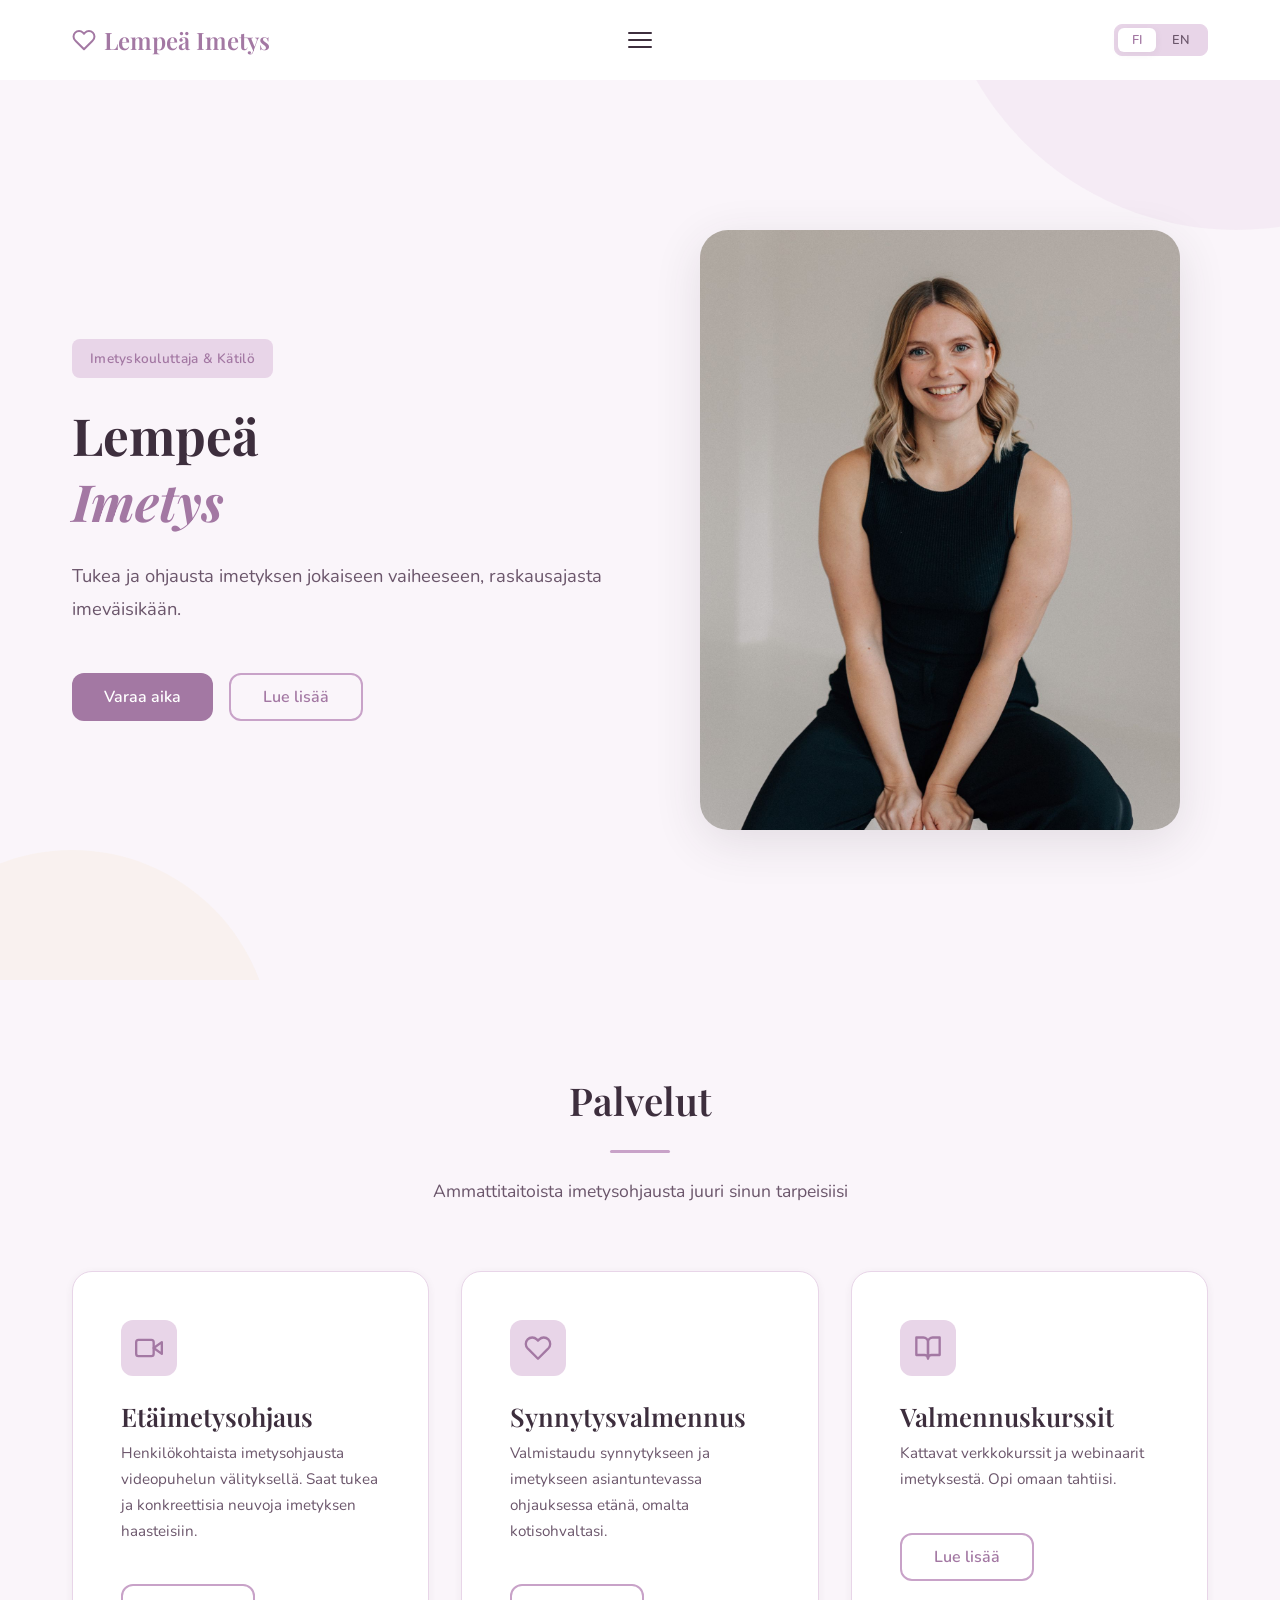
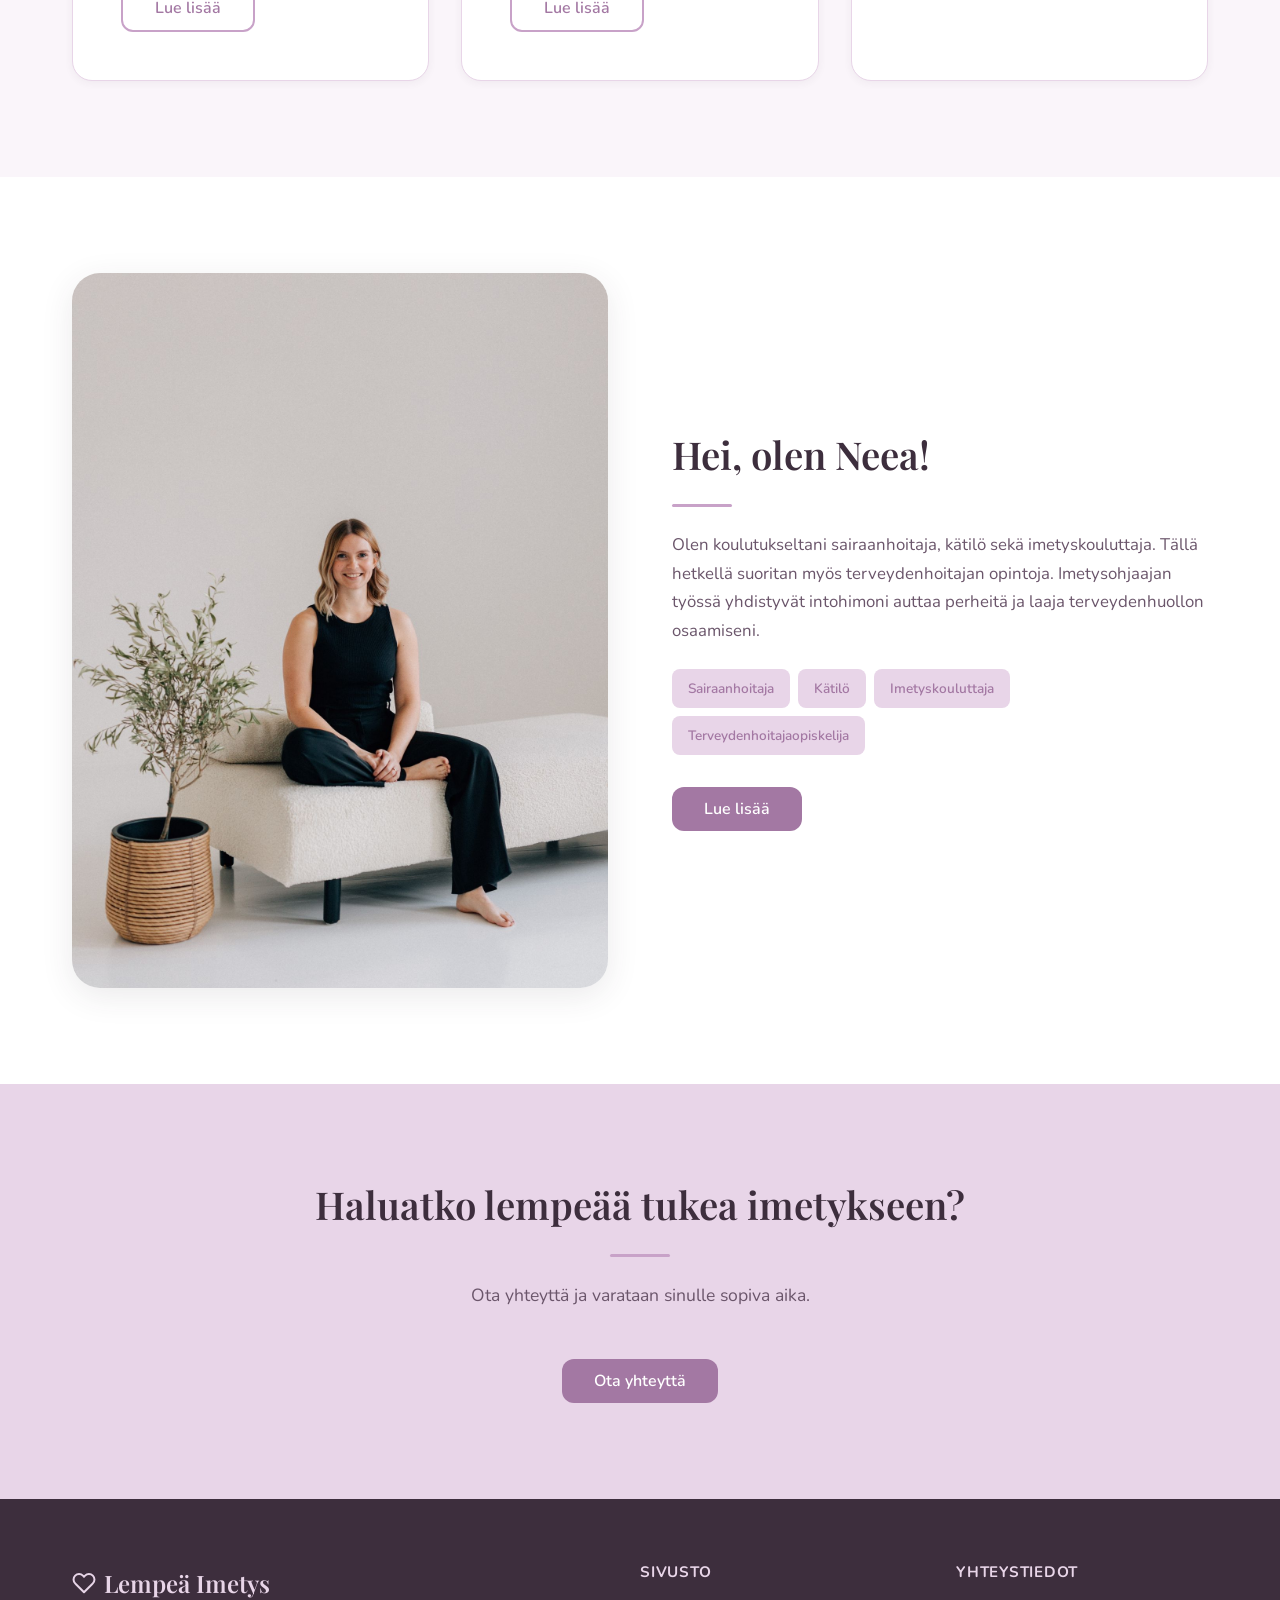
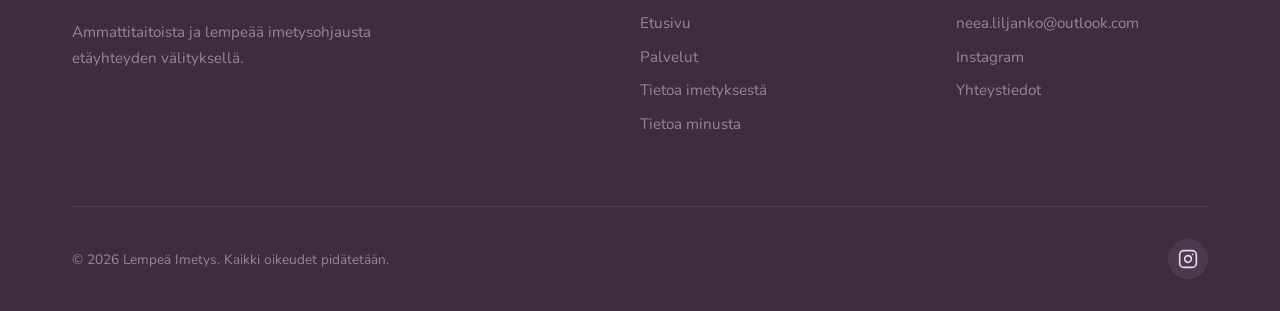
<file: index.html>
<!DOCTYPE html>
<html lang="fi">

<head>
  <meta charset="UTF-8">
  <meta name="viewport" content="width=device-width, initial-scale=1.0">
  <title>Lempeä Imetys — Imetysohjausta ja tukea</title>
  <meta name="description"
    content="Lempeä Imetys tarjoaa ammattitaitoista imetysohjausta etäyhteyden välityksellä. Sairaanhoitaja, kätilö ja imetyskouluttaja Neea auttaa sinua imetyksen jokaisessa vaiheessa.">
  <meta name="keywords" content="imetys, imetysohjaus, imetyskouluttaja, kätilö, etäimetysohjaus, synnytysvalmennus">
  <link rel="stylesheet" href="css/style.css">
  <link rel="icon"
    href="data:image/svg+xml,<svg xmlns='http://www.w3.org/2000/svg' viewBox='0 0 24 24' fill='%23C8A2C8' stroke='%23A378A3' stroke-width='2'><path d='M20.84 4.61a5.5 5.5 0 0 0-7.78 0L12 5.67l-1.06-1.06a5.5 5.5 0 0 0-7.78 7.78l1.06 1.06L12 21.23l7.78-7.78 1.06-1.06a5.5 5.5 0 0 0 0-7.78z'/></svg>">
</head>

<body>

  <!-- Navigation -->
  <nav class="navbar" id="navbar">
    <div class="container">
      <a href="index.html" class="nav-logo">
        <svg class="icon" viewBox="0 0 24 24" fill="var(--color-primary)" stroke="var(--color-primary-dark)"
          stroke-width="2" stroke-linecap="round" stroke-linejoin="round">
          <path
            d="M20.84 4.61a5.5 5.5 0 0 0-7.78 0L12 5.67l-1.06-1.06a5.5 5.5 0 0 0-7.78 7.78l1.06 1.06L12 21.23l7.78-7.78 1.06-1.06a5.5 5.5 0 0 0 0-7.78z">
          </path>
        </svg>
        <span>Lempeä Imetys</span>
      </a>
      <button class="nav-toggle" id="nav-toggle" aria-label="Menu">
        <span></span><span></span><span></span>
      </button>
      <div class="nav-right">
        <div class="lang-toggle">
          <button data-lang="fi" class="active">FI</button>
          <button data-lang="en">EN</button>
        </div>
      </div>
    </div>
    <div class="nav-links" id="nav-links">
      <a href="index.html" data-i18n="nav_home">Etusivu</a>
      <a href="palvelut.html" data-i18n="nav_services">Palvelut</a>
      <a href="tietoa-imetyksesta.html" data-i18n="nav_about_bf">Tietoa imetyksestä</a>
      <a href="tietoa-minusta.html" data-i18n="nav_about_me">Tietoa minusta</a>
      <a href="yhteystiedot.html" data-i18n="nav_contact">Yhteystiedot</a>
    </div>
  </nav>

  <!-- Hero Section -->
  <section class="hero">
    <div class="container">
      <div class="hero-content">
        <span class="hero-badge fade-in" data-i18n="hero_badge">Imetyskouluttaja &amp; Kätilö</span>
        <h1 class="fade-in">
          <span data-i18n="hero_title_1">Lempeä</span><br>
          <span class="highlight" data-i18n="hero_title_2">Imetys</span>
        </h1>
        <p class="hero-description fade-in" data-i18n="hero_subtitle">
          Tukea ja ohjausta imetyksen jokaiseen vaiheeseen, raskausajasta imeväisikään.
        </p>
        <div class="hero-buttons fade-in">
          <a href="yhteystiedot.html" class="btn btn-primary" data-i18n="hero_cta_primary">
            Varaa aika
          </a>
          <a href="palvelut.html" class="btn btn-secondary" data-i18n="hero_cta_secondary">
            Lue lisää
          </a>
        </div>
      </div>

      <div class="hero-image fade-in-right">
        <div class="hero-image-wrapper">
          <img src="images/Image 1.jpeg" alt="Neea, Imetyskouluttaja" loading="eager">
        </div>
      </div>
    </div>
  </section>

  <!-- Services Preview Section -->
  <section class="section" id="services-preview">
    <div class="container">
      <div class="section-header fade-in">
        <h2 data-i18n="services_title">Palvelut</h2>
        <div class="section-divider"></div>
        <p data-i18n="services_subtitle">Ammattitaitoista imetysohjausta juuri sinun tarpeisiisi</p>
      </div>

      <div class="cards-grid">
        <div class="card fade-in">
          <div class="card-icon">
            <svg class="icon" viewBox="0 0 24 24">
              <polygon points="23 7 16 12 23 17 23 7"></polygon>
              <rect x="1" y="5" width="15" height="14" rx="2" ry="2"></rect>
            </svg>
          </div>
          <h3 data-i18n="service1_title">Etäimetysohjaus</h3>
          <p data-i18n="service1_desc">Henkilökohtaista imetysohjausta videopuhelun välityksellä. Saat tukea ja
            konkreettisia neuvoja imetyksen haasteisiin.</p>
          <a href="palvelut.html" class="btn btn-secondary" style="margin-top: var(--space-lg);"
            data-i18n="hero_cta_secondary">Lue lisää</a>
        </div>
        <div class="card fade-in">
          <div class="card-icon">
            <svg class="icon" viewBox="0 0 24 24">
              <path
                d="M20.84 4.61a5.5 5.5 0 0 0-7.78 0L12 5.67l-1.06-1.06a5.5 5.5 0 0 0-7.78 7.78l1.06 1.06L12 21.23l7.78-7.78 1.06-1.06a5.5 5.5 0 0 0 0-7.78z">
              </path>
            </svg>
          </div>
          <h3 data-i18n="service2_title">Synnytysvalmennus</h3>
          <p data-i18n="service2_desc">Valmistaudu synnytykseen ja imetykseen asiantuntevassa ohjauksessa etänä, omalta
            kotisohvaltasi.</p>
          <a href="palvelut.html" class="btn btn-secondary" style="margin-top: var(--space-lg);"
            data-i18n="hero_cta_secondary">Lue lisää</a>
        </div>
        <div class="card fade-in">
          <div class="card-icon">
            <svg class="icon" viewBox="0 0 24 24">
              <path d="M2 3h6a4 4 0 0 1 4 4v14a3 3 0 0 0-3-3H2z"></path>
              <path d="M22 3h-6a4 4 0 0 0-4 4v14a3 3 0 0 1 3-3h7z"></path>
            </svg>
          </div>
          <h3 data-i18n="service3_title">Valmennuskurssit</h3>
          <p data-i18n="service3_desc">Kattavat verkkokurssit ja webinaarit imetyksestä. Opi omaan tahtiisi.</p>
          <a href="palvelut.html" class="btn btn-secondary" style="margin-top: var(--space-lg);"
            data-i18n="hero_cta_secondary">Lue lisää</a>
        </div>
      </div>
    </div>
  </section>

  <!-- About Preview -->
  <section class="section" style="background-color: var(--color-surface);">
    <div class="container">
      <div class="about-grid">
        <div class="about-image-wrapper fade-in-left">
          <img src="images/Image 2.jpeg" alt="Neea, Imetysohjaaja" loading="lazy">
        </div>
        <div class="about-content fade-in-right">
          <h2 data-i18n="about_greeting">Hei, olen Neea!</h2>
          <div class="section-divider" style="margin-left: 0;"></div>
          <p data-i18n="about_intro">
            Olen koulutukseltani sairaanhoitaja, kätilö sekä imetyskouluttaja. Tällä hetkellä suoritan myös
            terveydenhoitajan opintoja. Imetysohjaajan työssä yhdistyvät intohimoni auttaa perheitä ja laaja
            terveydenhuollon osaamiseni.
          </p>
          <div class="credentials-list">
            <span class="credential-badge" data-i18n="about_cred_nurse">
              <svg class="icon icon-sm" viewBox="0 0 24 24">
                <path d="M3 9l9-7 9 7v11a2 2 0 0 1-2 2H5a2 2 0 0 1-2-2z"></path>
                <polyline points="9 22 9 12 15 12 15 22"></polyline>
              </svg>
              Sairaanhoitaja
            </span>
            <span class="credential-badge" data-i18n="about_cred_midwife">
              <svg class="icon icon-sm" viewBox="0 0 24 24">
                <path
                  d="M20.84 4.61a5.5 5.5 0 0 0-7.78 0L12 5.67l-1.06-1.06a5.5 5.5 0 0 0-7.78 7.78l1.06 1.06L12 21.23l7.78-7.78 1.06-1.06a5.5 5.5 0 0 0 0-7.78z">
                </path>
              </svg>
              Kätilö
            </span>
            <span class="credential-badge" data-i18n="about_cred_bf">
              <svg class="icon icon-sm" viewBox="0 0 24 24">
                <path d="M12 22s8-4 8-10V5l-8-3-8 3v7c0 6 8 10 8 10z"></path>
              </svg>
              Imetyskouluttaja
            </span>
            <span class="credential-badge" data-i18n="about_cred_phn">
              <svg class="icon icon-sm" viewBox="0 0 24 24">
                <path d="M2 3h6a4 4 0 0 1 4 4v14a3 3 0 0 0-3-3H2z"></path>
                <path d="M22 3h-6a4 4 0 0 0-4 4v14a3 3 0 0 1 3-3h7z"></path>
              </svg>
              Terveydenhoitajaopiskelija
            </span>
          </div>
          <a href="tietoa-minusta.html" class="btn btn-primary" data-i18n="hero_cta_secondary">Lue lisää</a>
        </div>
      </div>
    </div>
  </section>

  <!-- CTA Section -->
  <section class="section cta-section">
    <div class="container fade-in">
      <h2 data-i18n="cta_title">Haluatko lempeää tukea imetykseen?</h2>
      <div class="section-divider"></div>
      <p data-i18n="cta_desc">Ota yhteyttä ja varataan sinulle sopiva aika.</p>
      <a href="yhteystiedot.html" class="btn btn-primary" data-i18n="cta_button">Ota yhteyttä</a>
    </div>
  </section>

  <!-- Footer -->
  <footer class="footer">
    <div class="container">
      <div class="footer-grid">
        <div class="footer-brand">
          <div class="nav-logo">
            <svg class="icon" viewBox="0 0 24 24" fill="var(--color-primary)" stroke="var(--color-primary-light)"
              stroke-width="2" stroke-linecap="round" stroke-linejoin="round">
              <path
                d="M20.84 4.61a5.5 5.5 0 0 0-7.78 0L12 5.67l-1.06-1.06a5.5 5.5 0 0 0-7.78 7.78l1.06 1.06L12 21.23l7.78-7.78 1.06-1.06a5.5 5.5 0 0 0 0-7.78z">
              </path>
            </svg>
            <span>Lempeä Imetys</span>
          </div>
          <p data-i18n="footer_desc">Ammattitaitoista ja lempeää imetysohjausta etäyhteyden välityksellä.</p>
        </div>
        <div class="footer-links">
          <h4 data-i18n="footer_links_title">Sivusto</h4>
          <a href="index.html" data-i18n="nav_home">Etusivu</a>
          <a href="palvelut.html" data-i18n="nav_services">Palvelut</a>
          <a href="tietoa-imetyksesta.html" data-i18n="nav_about_bf">Tietoa imetyksestä</a>
          <a href="tietoa-minusta.html" data-i18n="nav_about_me">Tietoa minusta</a>
        </div>
        <div class="footer-links">
          <h4 data-i18n="footer_contact_title">Yhteystiedot</h4>
          <a href="mailto:neea.liljanko@outlook.com">neea.liljanko@outlook.com</a>
          <a href="https://www.instagram.com/lempeaimetys/" target="_blank" rel="noopener">Instagram</a>
          <a href="yhteystiedot.html" data-i18n="nav_contact">Yhteystiedot</a>
        </div>
      </div>
      <div class="footer-bottom">
        <p data-i18n="footer_copyright">© 2026 Lempeä Imetys. Kaikki oikeudet pidätetään.</p>
        <div class="social-links">
          <a href="https://www.instagram.com/lempeaimetys/" target="_blank" rel="noopener" aria-label="Instagram">
            <svg class="icon" viewBox="0 0 24 24">
              <rect x="2" y="2" width="20" height="20" rx="5" ry="5"></rect>
              <path d="M16 11.37A4 4 0 1 1 12.63 8 4 4 0 0 1 16 11.37z"></path>
              <line x1="17.5" y1="6.5" x2="17.51" y2="6.5"></line>
            </svg>
          </a>
        </div>
      </div>
    </div>
  </footer>

  <script src="js/translations.js"></script>
  <script src="js/main.js"></script>
</body>

</html>
</file>
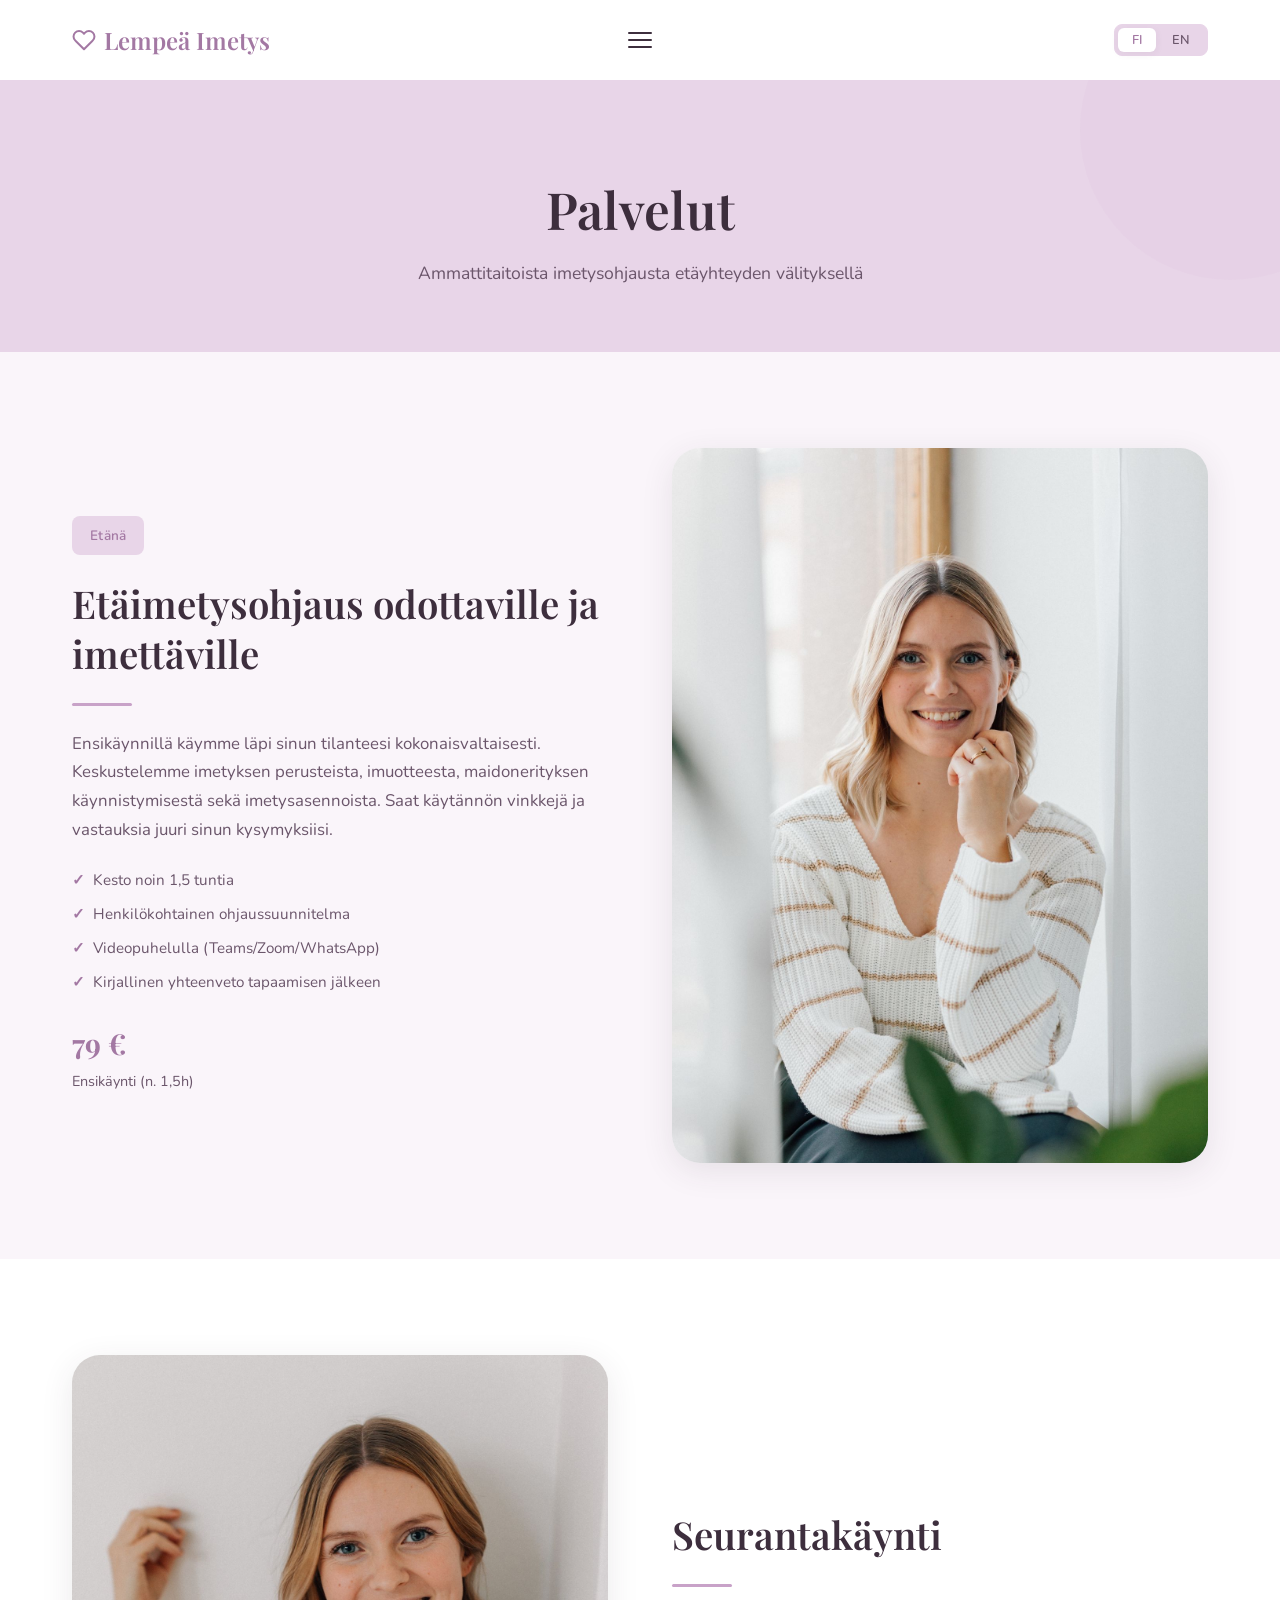
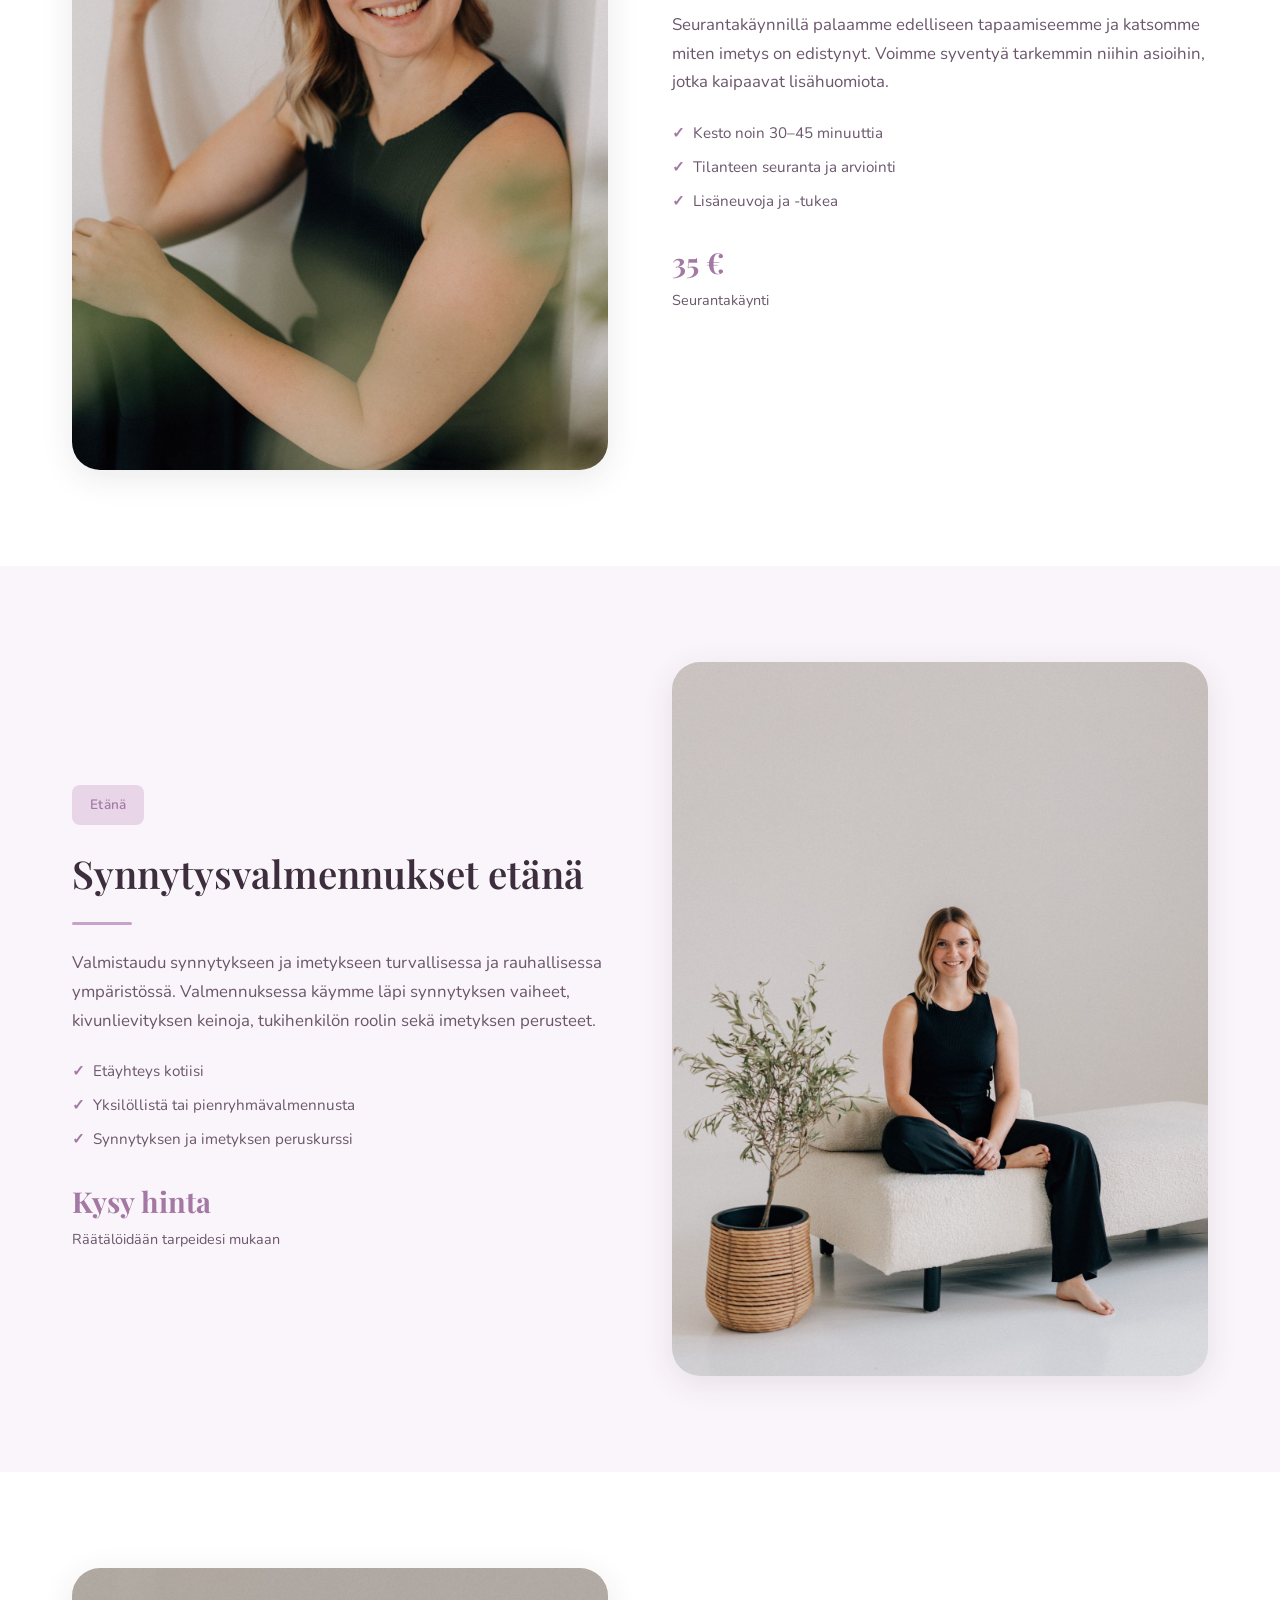
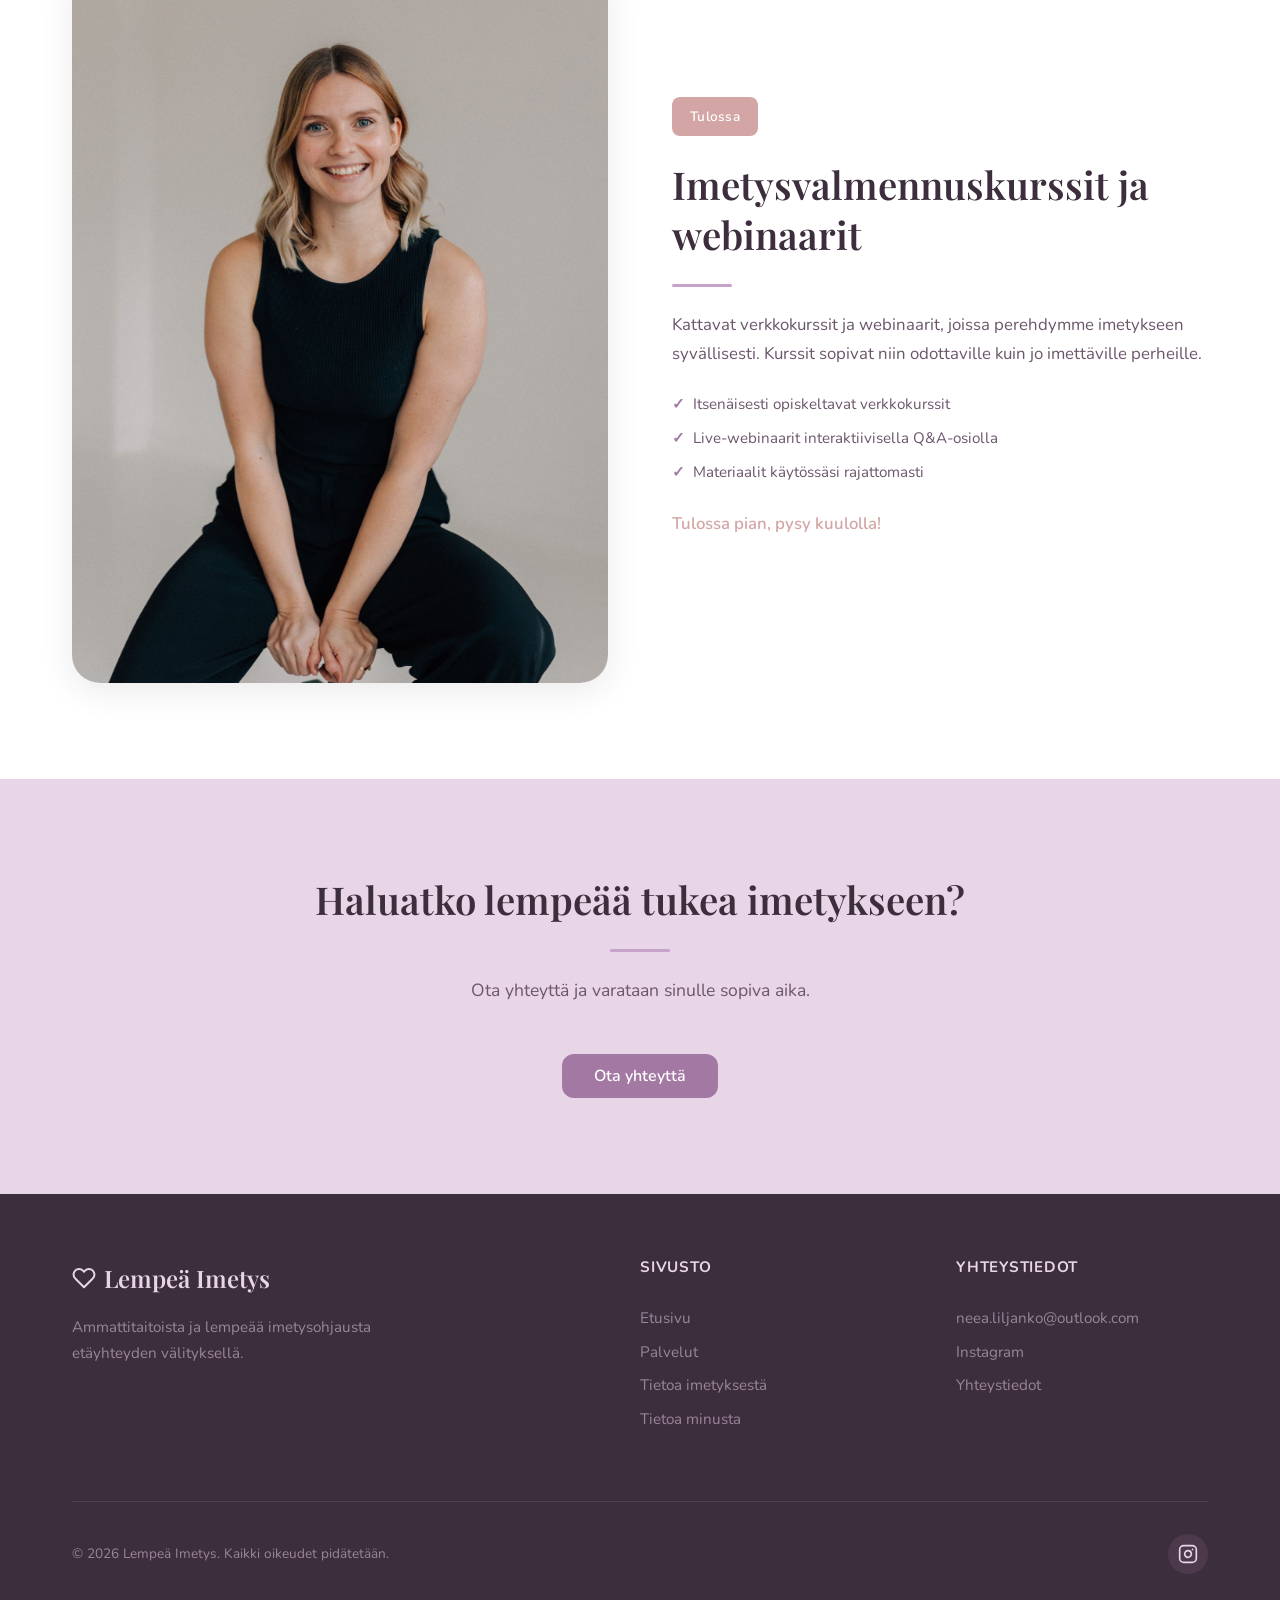
<file: palvelut.html>
<!DOCTYPE html>
<html lang="fi">

<head>
    <meta charset="UTF-8">
    <meta name="viewport" content="width=device-width, initial-scale=1.0">
    <title>Palvelut, Lempeä Imetys</title>
    <meta name="description"
        content="Lempeä Imetys tarjoaa etäimetysohjausta, synnytysvalmennuksia ja imetyskursseja. Katso palvelumme ja hinnat.">
    <link rel="stylesheet" href="css/style.css">
    <link rel="icon"
        href="data:image/svg+xml,<svg xmlns='http://www.w3.org/2000/svg' viewBox='0 0 24 24' fill='%23C8A2C8' stroke='%23A378A3' stroke-width='2'><path d='M20.84 4.61a5.5 5.5 0 0 0-7.78 0L12 5.67l-1.06-1.06a5.5 5.5 0 0 0-7.78 7.78l1.06 1.06L12 21.23l7.78-7.78 1.06-1.06a5.5 5.5 0 0 0 0-7.78z'/></svg>">
</head>

<body>

    <!-- Navigation -->
    <nav class="navbar" id="navbar">
        <div class="container">
            <a href="index.html" class="nav-logo">
                <svg class="icon" viewBox="0 0 24 24" fill="var(--color-primary)" stroke="var(--color-primary-dark)" stroke-width="2" stroke-linecap="round" stroke-linejoin="round">
                    <path d="M20.84 4.61a5.5 5.5 0 0 0-7.78 0L12 5.67l-1.06-1.06a5.5 5.5 0 0 0-7.78 7.78l1.06 1.06L12 21.23l7.78-7.78 1.06-1.06a5.5 5.5 0 0 0 0-7.78z"></path>
                </svg>
                <span>Lempeä Imetys</span>
            </a>
            <button class="nav-toggle" id="nav-toggle" aria-label="Menu">
                <span></span><span></span><span></span>
            </button>
            <div class="nav-right">
                <div class="lang-toggle">
                    <button data-lang="fi" class="active">FI</button>
                    <button data-lang="en">EN</button>
                </div>
            </div>
        </div>
        <div class="nav-links" id="nav-links">
            <a href="index.html" data-i18n="nav_home">Etusivu</a>
            <a href="palvelut.html" data-i18n="nav_services">Palvelut</a>
            <a href="tietoa-imetyksesta.html" data-i18n="nav_about_bf">Tietoa imetyksestä</a>
            <a href="tietoa-minusta.html" data-i18n="nav_about_me">Tietoa minusta</a>
            <a href="yhteystiedot.html" data-i18n="nav_contact">Yhteystiedot</a>
        </div>
    </nav>

    <!-- Page Header -->
    <section class="page-header">
        <div class="container">
            <h1 data-i18n="services_page_title">Palvelut</h1>
            <p data-i18n="services_page_subtitle">Ammattitaitoista imetysohjausta etäyhteyden välityksellä</p>
        </div>
    </section>

    <!-- Service 1: Remote Guidance -->
    <section class="section">
        <div class="container">
            <div class="about-grid">
                <div class="about-content fade-in-left">
                    <span class="hero-badge" data-i18n="service_tag_remote">Etänä</span>
                    <h2 data-i18n="service1_full_title">Etäimetysohjaus odottaville ja imettäville</h2>
                    <div class="section-divider" style="margin-left: 0;"></div>
                    <p data-i18n="service1_full_desc">
                        Ensikäynnillä käymme läpi sinun tilanteesi kokonaisvaltaisesti. Keskustelemme imetyksen
                        perusteista, imuotteesta, maidonerityksen käynnistymisestä sekä imetysasennoista. Saat käytännön
                        vinkkejä ja vastauksia juuri sinun kysymyksiisi.
                    </p>
                    <ul class="service-features">
                        <li data-i18n="service1_feat1">Kesto noin 1,5 tuntia</li>
                        <li data-i18n="service1_feat2">Henkilökohtainen ohjaussuunnitelma</li>
                        <li data-i18n="service1_feat3">Videopuhelulla (Teams/Zoom/WhatsApp)</li>
                        <li data-i18n="service1_feat4">Kirjallinen yhteenveto tapaamisen jälkeen</li>
                    </ul>
                    <div class="service-price" data-i18n="service1_price">79 €</div>
                    <span class="service-price price-detail"
                        style="font-size: 0.9rem; color: var(--color-text-secondary); font-family: var(--font-body); font-weight: 400;"
                        data-i18n="service1_price_detail">Ensikäynti (n. 1,5h)</span>
                </div>
                <div class="about-image-wrapper fade-in-right">
                    <img src="images/Image 4.jpeg" alt="Imetysohjaus" loading="lazy">
                </div>
            </div>
        </div>
    </section>

    <!-- Service: Follow-up -->
    <section class="section" style="background-color: var(--color-surface);">
        <div class="container">
            <div class="about-grid">
                <div class="about-image-wrapper fade-in-left">
                    <img src="images/Image 3.jpeg" alt="Seurantakäynti" loading="lazy">
                </div>
                <div class="about-content fade-in-right">
                    <h2 data-i18n="followup_title">Seurantakäynti</h2>
                    <div class="section-divider" style="margin-left: 0;"></div>
                    <p data-i18n="followup_desc">
                        Seurantakäynnillä palaamme edelliseen tapaamiseemme ja katsomme miten imetys on edistynyt.
                        Voimme syventyä tarkemmin niihin asioihin, jotka kaipaavat lisähuomiota.
                    </p>
                    <ul class="service-features">
                        <li data-i18n="followup_feat1">Kesto noin 30–45 minuuttia</li>
                        <li data-i18n="followup_feat2">Tilanteen seuranta ja arviointi</li>
                        <li data-i18n="followup_feat3">Lisäneuvoja ja -tukea</li>
                    </ul>
                    <div class="service-price" data-i18n="followup_price">35 €</div>
                    <span class="service-price price-detail"
                        style="font-size: 0.9rem; color: var(--color-text-secondary); font-family: var(--font-body); font-weight: 400;"
                        data-i18n="followup_price_detail">Seurantakäynti</span>
                </div>
            </div>
        </div>
    </section>

    <!-- Service 2: Birth Preparation -->
    <section class="section">
        <div class="container">
            <div class="about-grid">
                <div class="about-content fade-in-left">
                    <span class="hero-badge" data-i18n="service_tag_remote">Etänä</span>
                    <h2 data-i18n="service2_full_title">Synnytysvalmennukset etänä</h2>
                    <div class="section-divider" style="margin-left: 0;"></div>
                    <p data-i18n="service2_full_desc">
                        Valmistaudu synnytykseen ja imetykseen turvallisessa ja rauhallisessa ympäristössä.
                        Valmennuksessa käymme läpi synnytyksen vaiheet, kivunlievityksen keinoja, tukihenkilön roolin
                        sekä imetyksen perusteet.
                    </p>
                    <ul class="service-features">
                        <li data-i18n="service2_feat1">Etäyhteys kotiisi</li>
                        <li data-i18n="service2_feat2">Yksilöllistä tai pienryhmävalmennusta</li>
                        <li data-i18n="service2_feat3">Synnytyksen ja imetyksen peruskurssi</li>
                    </ul>
                    <div class="service-price" data-i18n="service2_price">Kysy hinta</div>
                    <span class="service-price price-detail"
                        style="font-size: 0.9rem; color: var(--color-text-secondary); font-family: var(--font-body); font-weight: 400;"
                        data-i18n="service2_price_detail">Räätälöidään tarpeidesi mukaan</span>
                </div>
                <div class="about-image-wrapper fade-in-right">
                    <img src="images/Image 2.jpeg" alt="Synnytysvalmennus" loading="lazy">
                </div>
            </div>
        </div>
    </section>

    <!-- Service 3: Courses & Webinars -->
    <section class="section" style="background-color: var(--color-surface);">
        <div class="container">
            <div class="about-grid">
                <div class="about-image-wrapper fade-in-left">
                    <img src="images/Image 1.jpeg" alt="Valmennuskurssit" loading="lazy">
                </div>
                <div class="about-content fade-in-right">
                    <span class="hero-badge" style="background-color: var(--color-accent); color: var(--color-surface);"
                        data-i18n="service_tag_coming">Tulossa</span>
                    <h2 data-i18n="service3_full_title">Imetysvalmennuskurssit ja webinaarit</h2>
                    <div class="section-divider" style="margin-left: 0;"></div>
                    <p data-i18n="service3_full_desc">
                        Kattavat verkkokurssit ja webinaarit, joissa perehdymme imetykseen syvällisesti. Kurssit sopivat
                        niin odottaville kuin jo imettäville perheille.
                    </p>
                    <ul class="service-features">
                        <li data-i18n="service3_feat1">Itsenäisesti opiskeltavat verkkokurssit</li>
                        <li data-i18n="service3_feat2">Live-webinaarit interaktiivisella Q&A-osiolla</li>
                        <li data-i18n="service3_feat3">Materiaalit käytössäsi rajattomasti</li>
                    </ul>
                    <p style="margin-top: var(--space-lg); font-weight: 600; color: var(--color-accent);"
                        data-i18n="service3_coming">Tulossa pian, pysy kuulolla!</p>
                </div>
            </div>
        </div>
    </section>

    <!-- CTA Section -->
    <section class="section cta-section">
        <div class="container fade-in">
            <h2 data-i18n="cta_title">Haluatko lempeää tukea imetykseen?</h2>
            <div class="section-divider"></div>
            <p data-i18n="cta_desc">Ota yhteyttä ja varataan sinulle sopiva aika.</p>
            <a href="yhteystiedot.html" class="btn btn-primary" data-i18n="cta_button">Ota yhteyttä</a>
        </div>
    </section>

    <!-- Footer -->
    <footer class="footer">
        <div class="container">
            <div class="footer-grid">
                <div class="footer-brand">
                    <div class="nav-logo">
                        <svg class="icon" viewBox="0 0 24 24" fill="var(--color-primary)"
                            stroke="var(--color-primary-light)" stroke-width="2" stroke-linecap="round"
                            stroke-linejoin="round">
                            <path
                                d="M20.84 4.61a5.5 5.5 0 0 0-7.78 0L12 5.67l-1.06-1.06a5.5 5.5 0 0 0-7.78 7.78l1.06 1.06L12 21.23l7.78-7.78 1.06-1.06a5.5 5.5 0 0 0 0-7.78z">
                            </path>
                        </svg>
                        <span>Lempeä Imetys</span>
                    </div>
                    <p data-i18n="footer_desc">Ammattitaitoista ja lempeää imetysohjausta etäyhteyden välityksellä.</p>
                </div>
                <div class="footer-links">
                    <h4 data-i18n="footer_links_title">Sivusto</h4>
                    <a href="index.html" data-i18n="nav_home">Etusivu</a>
                    <a href="palvelut.html" data-i18n="nav_services">Palvelut</a>
                    <a href="tietoa-imetyksesta.html" data-i18n="nav_about_bf">Tietoa imetyksestä</a>
                    <a href="tietoa-minusta.html" data-i18n="nav_about_me">Tietoa minusta</a>
                </div>
                <div class="footer-links">
                    <h4 data-i18n="footer_contact_title">Yhteystiedot</h4>
                    <a href="mailto:neea.liljanko@outlook.com">neea.liljanko@outlook.com</a>
                    <a href="https://www.instagram.com/lempeaimetys/" target="_blank" rel="noopener">Instagram</a>
                    <a href="yhteystiedot.html" data-i18n="nav_contact">Yhteystiedot</a>
                </div>
            </div>
            <div class="footer-bottom">
                <p data-i18n="footer_copyright">© 2026 Lempeä Imetys. Kaikki oikeudet pidätetään.</p>
                <div class="social-links">
                    <a href="https://www.instagram.com/lempeaimetys/" target="_blank" rel="noopener"
                        aria-label="Instagram">
                        <svg class="icon" viewBox="0 0 24 24">
                            <rect x="2" y="2" width="20" height="20" rx="5" ry="5"></rect>
                            <path d="M16 11.37A4 4 0 1 1 12.63 8 4 4 0 0 1 16 11.37z"></path>
                            <line x1="17.5" y1="6.5" x2="17.51" y2="6.5"></line>
                        </svg>
                    </a>
                </div>
            </div>
        </div>
    </footer>

    <script src="js/translations.js"></script>
    <script src="js/main.js"></script>
</body>

</html>
</file>
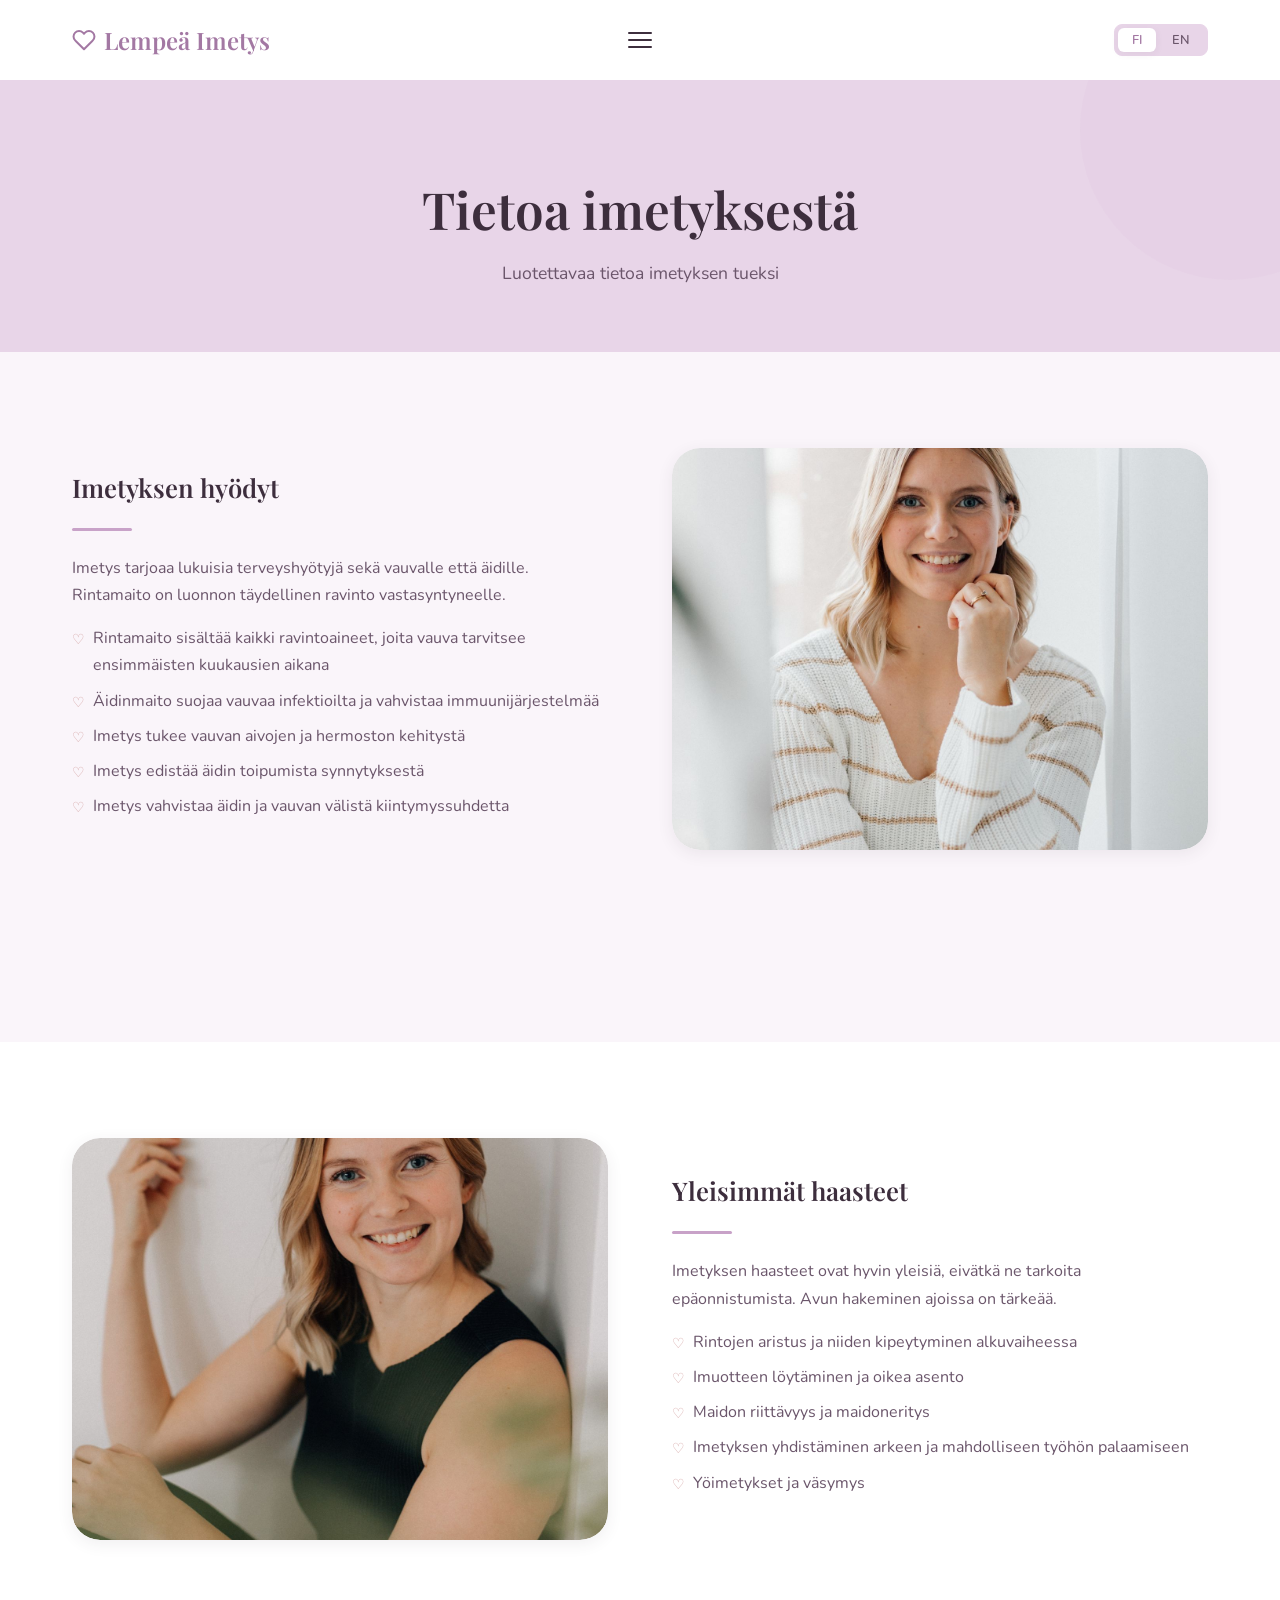
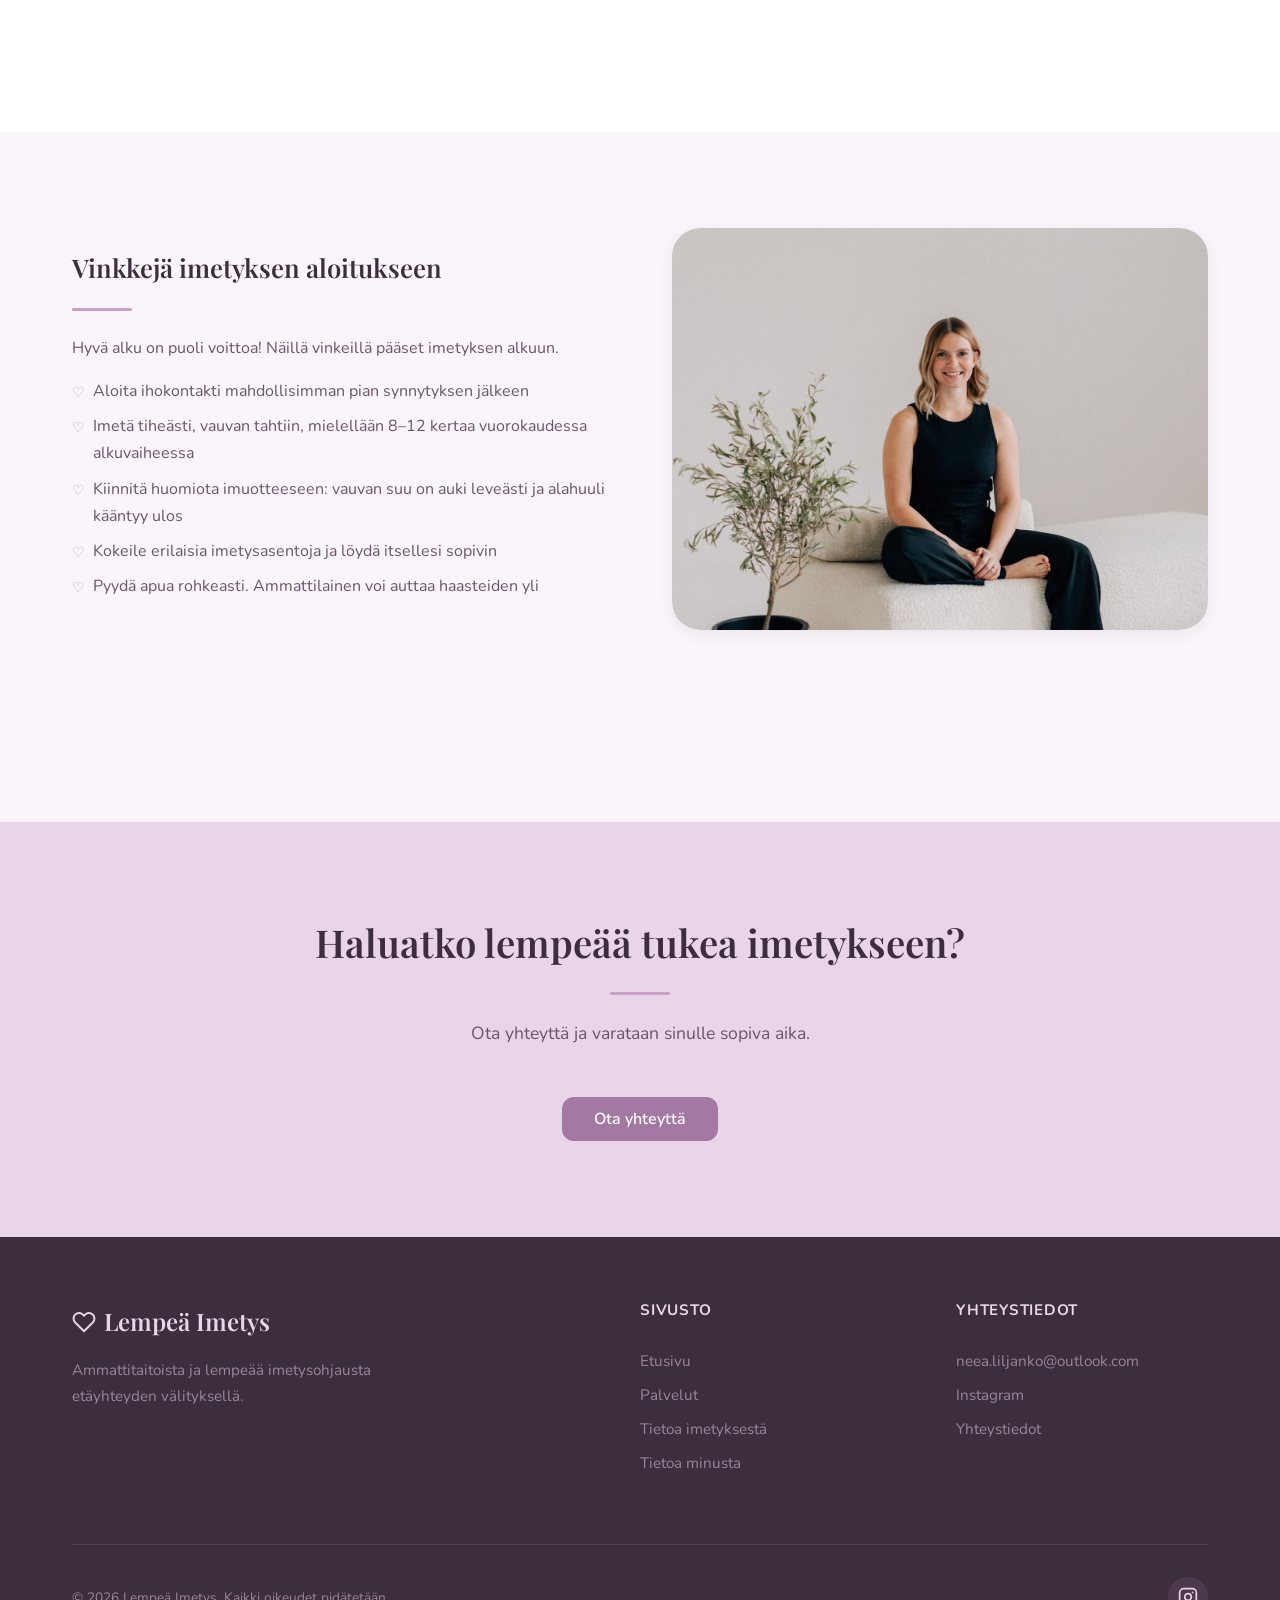
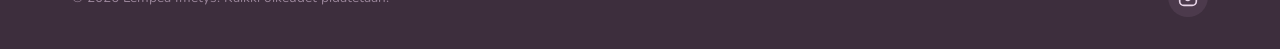
<file: tietoa-imetyksesta.html>
<!DOCTYPE html>
<html lang="fi">

<head>
    <meta charset="UTF-8">
    <meta name="viewport" content="width=device-width, initial-scale=1.0">
    <title>Tietoa imetyksestä, Lempeä Imetys</title>
    <meta name="description"
        content="Luotettavaa tietoa imetyksestä: hyödyt, yleisimmät haasteet, vinkkejä aloitukseen ja vastauksia usein kysyttyihin kysymyksiin.">
    <link rel="stylesheet" href="css/style.css">
    <link rel="icon"
        href="data:image/svg+xml,<svg xmlns='http://www.w3.org/2000/svg' viewBox='0 0 24 24' fill='%23C8A2C8' stroke='%23A378A3' stroke-width='2'><path d='M20.84 4.61a5.5 5.5 0 0 0-7.78 0L12 5.67l-1.06-1.06a5.5 5.5 0 0 0-7.78 7.78l1.06 1.06L12 21.23l7.78-7.78 1.06-1.06a5.5 5.5 0 0 0 0-7.78z'/></svg>">
</head>

<body>

    <!-- Navigation -->
    <nav class="navbar" id="navbar">
        <div class="container">
            <a href="index.html" class="nav-logo">
                <svg class="icon" viewBox="0 0 24 24" fill="var(--color-primary)" stroke="var(--color-primary-dark)" stroke-width="2" stroke-linecap="round" stroke-linejoin="round">
                    <path d="M20.84 4.61a5.5 5.5 0 0 0-7.78 0L12 5.67l-1.06-1.06a5.5 5.5 0 0 0-7.78 7.78l1.06 1.06L12 21.23l7.78-7.78 1.06-1.06a5.5 5.5 0 0 0 0-7.78z"></path>
                </svg>
                <span>Lempeä Imetys</span>
            </a>
            <button class="nav-toggle" id="nav-toggle" aria-label="Menu">
                <span></span><span></span><span></span>
            </button>
            <div class="nav-right">
                <div class="lang-toggle">
                    <button data-lang="fi" class="active">FI</button>
                    <button data-lang="en">EN</button>
                </div>
            </div>
        </div>
        <div class="nav-links" id="nav-links">
            <a href="index.html" data-i18n="nav_home">Etusivu</a>
            <a href="palvelut.html" data-i18n="nav_services">Palvelut</a>
            <a href="tietoa-imetyksesta.html" data-i18n="nav_about_bf">Tietoa imetyksestä</a>
            <a href="tietoa-minusta.html" data-i18n="nav_about_me">Tietoa minusta</a>
            <a href="yhteystiedot.html" data-i18n="nav_contact">Yhteystiedot</a>
        </div>
    </nav>

    <!-- Page Header -->
    <section class="page-header">
        <div class="container">
            <h1 data-i18n="bf_page_title">Tietoa imetyksestä</h1>
            <p data-i18n="bf_page_subtitle">Luotettavaa tietoa imetyksen tueksi</p>
        </div>
    </section>

    <!-- Benefits Section -->
    <section class="section">
        <div class="container">
            <div class="info-block">
                <div class="info-block-content fade-in-left">
                    <h3 data-i18n="bf_benefits_title">Imetyksen hyödyt</h3>
                    <div class="section-divider" style="margin-left: 0;"></div>
                    <p data-i18n="bf_benefits_desc">Imetys tarjoaa lukuisia terveyshyötyjä sekä vauvalle että äidille.
                        Rintamaito on luonnon täydellinen ravinto vastasyntyneelle.</p>
                    <ul>
                        <li data-i18n="bf_benefit1">Rintamaito sisältää kaikki ravintoaineet, joita vauva tarvitsee
                            ensimmäisten kuukausien aikana</li>
                        <li data-i18n="bf_benefit2">Äidinmaito suojaa vauvaa infektioilta ja vahvistaa
                            immuunijärjestelmää</li>
                        <li data-i18n="bf_benefit3">Imetys tukee vauvan aivojen ja hermoston kehitystä</li>
                        <li data-i18n="bf_benefit4">Imetys edistää äidin toipumista synnytyksestä</li>
                        <li data-i18n="bf_benefit5">Imetys vahvistaa äidin ja vauvan välistä kiintymyssuhdetta</li>
                    </ul>
                </div>
                <div class="info-block-image fade-in-right">
                    <img src="images/Image 4.jpeg" alt="Imetyksen hyödyt" loading="lazy"
                        style="width:100%; height:100%; object-fit:cover; border-radius: var(--radius-xl);">
                </div>
            </div>
        </div>
    </section>

    <!-- Challenges Section -->
    <section class="section" style="background-color: var(--color-surface);">
        <div class="container">
            <div class="info-block">
                <div class="info-block-image fade-in-left">
                    <img src="images/Image 3.jpeg" alt="Imetyksen haasteet" loading="lazy"
                        style="width:100%; height:100%; object-fit:cover; border-radius: var(--radius-xl);">
                </div>
                <div class="info-block-content fade-in-right">
                    <h3 data-i18n="bf_challenges_title">Yleisimmät haasteet</h3>
                    <div class="section-divider" style="margin-left: 0;"></div>
                    <p data-i18n="bf_challenges_desc">Imetyksen haasteet ovat hyvin yleisiä, eivätkä ne tarkoita
                        epäonnistumista. Avun hakeminen ajoissa on tärkeää.</p>
                    <ul>
                        <li data-i18n="bf_challenge1">Rintojen aristus ja niiden kipeytyminen alkuvaiheessa</li>
                        <li data-i18n="bf_challenge2">Imuotteen löytäminen ja oikea asento</li>
                        <li data-i18n="bf_challenge3">Maidon riittävyys ja maidoneritys</li>
                        <li data-i18n="bf_challenge4">Imetyksen yhdistäminen arkeen ja mahdolliseen työhön palaamiseen
                        </li>
                        <li data-i18n="bf_challenge5">Yöimetykset ja väsymys</li>
                    </ul>
                </div>
            </div>
        </div>
    </section>

    <!-- Tips Section -->
    <section class="section">
        <div class="container">
            <div class="info-block">
                <div class="info-block-content fade-in-left">
                    <h3 data-i18n="bf_tips_title">Vinkkejä imetyksen aloitukseen</h3>
                    <div class="section-divider" style="margin-left: 0;"></div>
                    <p data-i18n="bf_tips_desc">Hyvä alku on puoli voittoa! Näillä vinkeillä pääset imetyksen alkuun.
                    </p>
                    <ul>
                        <li data-i18n="bf_tip1">Aloita ihokontakti mahdollisimman pian synnytyksen jälkeen</li>
                        <li data-i18n="bf_tip2">Imetä tiheästi, vauvan tahtiin, mielellään 8–12 kertaa vuorokaudessa
                            alkuvaiheessa</li>
                        <li data-i18n="bf_tip3">Kiinnitä huomiota imuotteeseen: vauvan suu on auki leveästi ja alahuuli
                            kääntyy ulos</li>
                        <li data-i18n="bf_tip4">Kokeile erilaisia imetysasentoja ja löydä itsellesi sopivin</li>
                        <li data-i18n="bf_tip5">Pyydä apua rohkeasti, ammattilainen voi auttaa haasteiden yli</li>
                    </ul>
                </div>
                <div class="info-block-image fade-in-right">
                    <img src="images/Image 2.jpeg" alt="Vinkkejä imetykseen" loading="lazy"
                        style="width:100%; height:100%; object-fit:cover; border-radius: var(--radius-xl);">
                </div>
            </div>
        </div>
    </section>


    <!-- CTA Section -->
    <section class="section cta-section">
        <div class="container fade-in">
            <h2 data-i18n="cta_title">Haluatko lempeää tukea imetykseen?</h2>
            <div class="section-divider"></div>
            <p data-i18n="cta_desc">Ota yhteyttä ja varataan sinulle sopiva aika.</p>
            <a href="yhteystiedot.html" class="btn btn-primary" data-i18n="cta_button">Ota yhteyttä</a>
        </div>
    </section>

    <!-- Footer -->
    <footer class="footer">
        <div class="container">
            <div class="footer-grid">
                <div class="footer-brand">
                    <div class="nav-logo">
                        <svg class="icon" viewBox="0 0 24 24" fill="var(--color-primary)"
                            stroke="var(--color-primary-light)" stroke-width="2" stroke-linecap="round"
                            stroke-linejoin="round">
                            <path
                                d="M20.84 4.61a5.5 5.5 0 0 0-7.78 0L12 5.67l-1.06-1.06a5.5 5.5 0 0 0-7.78 7.78l1.06 1.06L12 21.23l7.78-7.78 1.06-1.06a5.5 5.5 0 0 0 0-7.78z">
                            </path>
                        </svg>
                        <span>Lempeä Imetys</span>
                    </div>
                    <p data-i18n="footer_desc">Ammattitaitoista ja lempeää imetysohjausta etäyhteyden välityksellä.</p>
                </div>
                <div class="footer-links">
                    <h4 data-i18n="footer_links_title">Sivusto</h4>
                    <a href="index.html" data-i18n="nav_home">Etusivu</a>
                    <a href="palvelut.html" data-i18n="nav_services">Palvelut</a>
                    <a href="tietoa-imetyksesta.html" data-i18n="nav_about_bf">Tietoa imetyksestä</a>
                    <a href="tietoa-minusta.html" data-i18n="nav_about_me">Tietoa minusta</a>
                </div>
                <div class="footer-links">
                    <h4 data-i18n="footer_contact_title">Yhteystiedot</h4>
                    <a href="mailto:neea.liljanko@outlook.com">neea.liljanko@outlook.com</a>
                    <a href="https://www.instagram.com/lempeaimetys/" target="_blank" rel="noopener">Instagram</a>
                    <a href="yhteystiedot.html" data-i18n="nav_contact">Yhteystiedot</a>
                </div>
            </div>
            <div class="footer-bottom">
                <p data-i18n="footer_copyright">© 2026 Lempeä Imetys. Kaikki oikeudet pidätetään.</p>
                <div class="social-links">
                    <a href="https://www.instagram.com/lempeaimetys/" target="_blank" rel="noopener"
                        aria-label="Instagram">
                        <svg class="icon" viewBox="0 0 24 24">
                            <rect x="2" y="2" width="20" height="20" rx="5" ry="5"></rect>
                            <path d="M16 11.37A4 4 0 1 1 12.63 8 4 4 0 0 1 16 11.37z"></path>
                            <line x1="17.5" y1="6.5" x2="17.51" y2="6.5"></line>
                        </svg>
                    </a>
                </div>
            </div>
        </div>
    </footer>

    <script src="js/translations.js"></script>
    <script src="js/main.js"></script>
</body>

</html>
</file>
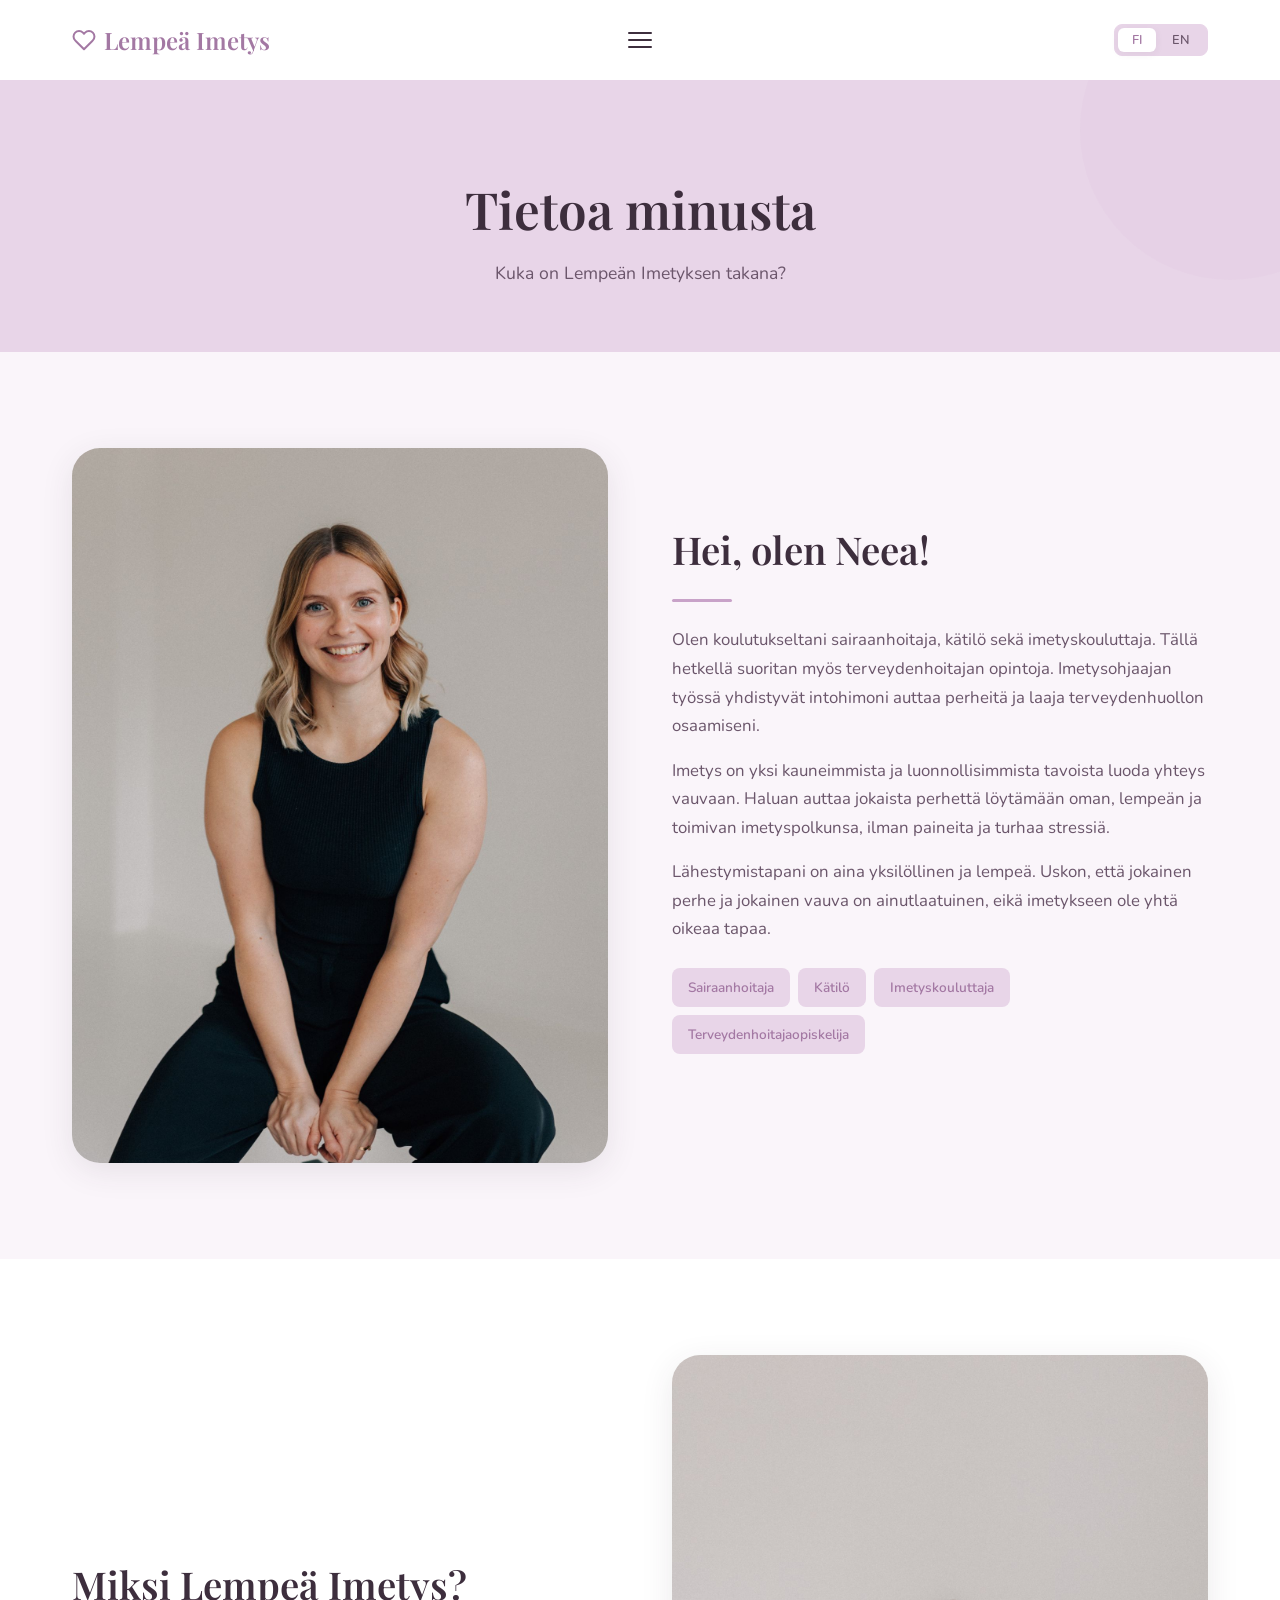
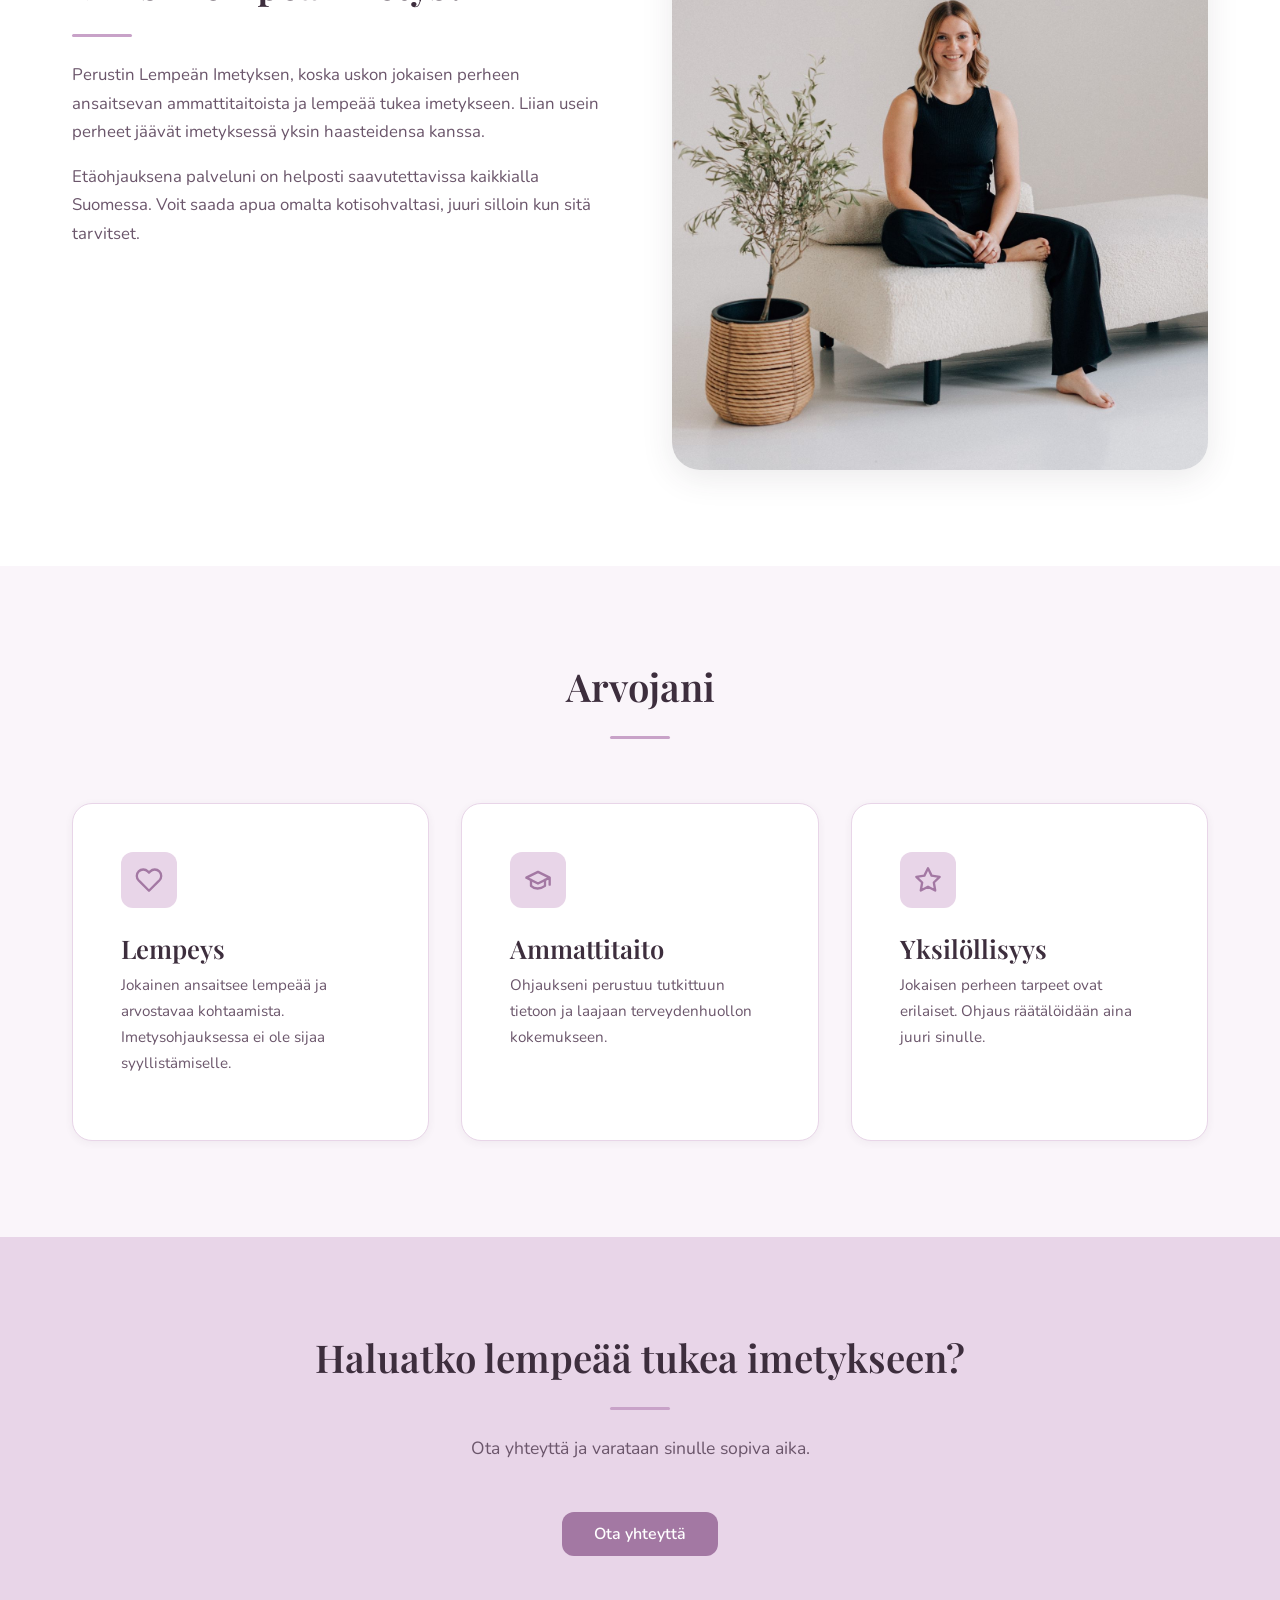
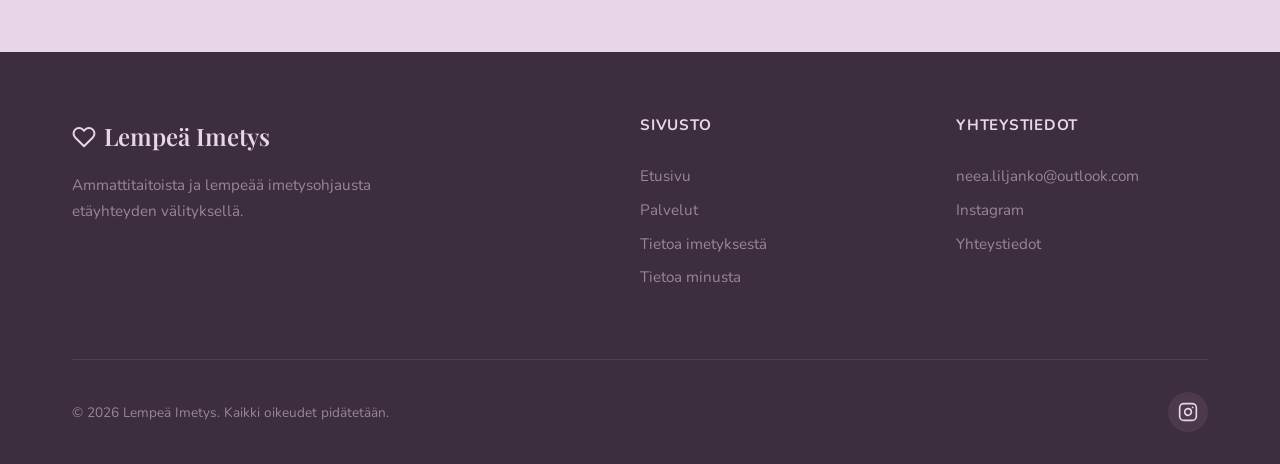
<file: tietoa-minusta.html>
<!DOCTYPE html>
<html lang="fi">

<head>
    <meta charset="UTF-8">
    <meta name="viewport" content="width=device-width, initial-scale=1.0">
    <title>Tietoa minusta, Lempeä Imetys</title>
    <meta name="description"
        content="Tutustu Neean, sairaanhoitajan, kätilön ja imetyskouluttajan tarinaan ja arvoihin.">
    <link rel="stylesheet" href="css/style.css">
    <link rel="icon"
        href="data:image/svg+xml,<svg xmlns='http://www.w3.org/2000/svg' viewBox='0 0 24 24' fill='%23C8A2C8' stroke='%23A378A3' stroke-width='2'><path d='M20.84 4.61a5.5 5.5 0 0 0-7.78 0L12 5.67l-1.06-1.06a5.5 5.5 0 0 0-7.78 7.78l1.06 1.06L12 21.23l7.78-7.78 1.06-1.06a5.5 5.5 0 0 0 0-7.78z'/></svg>">
</head>

<body>

    <!-- Navigation -->
    <nav class="navbar" id="navbar">
        <div class="container">
            <a href="index.html" class="nav-logo">
                <svg class="icon" viewBox="0 0 24 24" fill="var(--color-primary)" stroke="var(--color-primary-dark)" stroke-width="2" stroke-linecap="round" stroke-linejoin="round">
                    <path d="M20.84 4.61a5.5 5.5 0 0 0-7.78 0L12 5.67l-1.06-1.06a5.5 5.5 0 0 0-7.78 7.78l1.06 1.06L12 21.23l7.78-7.78 1.06-1.06a5.5 5.5 0 0 0 0-7.78z"></path>
                </svg>
                <span>Lempeä Imetys</span>
            </a>
            <button class="nav-toggle" id="nav-toggle" aria-label="Menu">
                <span></span><span></span><span></span>
            </button>
            <div class="nav-right">
                <div class="lang-toggle">
                    <button data-lang="fi" class="active">FI</button>
                    <button data-lang="en">EN</button>
                </div>
            </div>
        </div>
        <div class="nav-links" id="nav-links">
            <a href="index.html" data-i18n="nav_home">Etusivu</a>
            <a href="palvelut.html" data-i18n="nav_services">Palvelut</a>
            <a href="tietoa-imetyksesta.html" data-i18n="nav_about_bf">Tietoa imetyksestä</a>
            <a href="tietoa-minusta.html" data-i18n="nav_about_me">Tietoa minusta</a>
            <a href="yhteystiedot.html" data-i18n="nav_contact">Yhteystiedot</a>
        </div>
    </nav>

    <!-- Page Header -->
    <section class="page-header">
        <div class="container">
            <h1 data-i18n="about_page_title">Tietoa minusta</h1>
            <p data-i18n="about_page_subtitle">Kuka on Lempeän Imetyksen takana?</p>
        </div>
    </section>

    <!-- About Section -->
    <section class="section">
        <div class="container">
            <div class="about-grid">
                <div class="about-image-wrapper fade-in-left">
                    <img src="images/Image 1.jpeg" alt="Neea, Imetyskouluttaja" loading="lazy">
                </div>
                <div class="about-content fade-in-right">
                    <h2 data-i18n="about_greeting">Hei, olen Neea!</h2>
                    <div class="section-divider" style="margin-left: 0;"></div>
                    <p data-i18n="about_intro">
                        Olen koulutukseltani sairaanhoitaja, kätilö sekä imetyskouluttaja. Tällä hetkellä suoritan myös
                        terveydenhoitajan opintoja. Imetysohjaajan työssä yhdistyvät intohimoni auttaa perheitä ja laaja
                        terveydenhuollon osaamiseni.
                    </p>
                    <p data-i18n="about_story">
                        Imetys on yksi kauneimmista ja luonnollisimmista tavoista luoda yhteys vauvaan. Haluan auttaa
                        jokaista perhettä löytämään oman, lempeän ja toimivan imetyspolkunsa, ilman paineita ja turhaa
                        stressiä.
                    </p>
                    <p data-i18n="about_approach">
                        Lähestymistapani on aina yksilöllinen ja lempeä. Uskon, että jokainen perhe ja jokainen vauva on
                        ainutlaatuinen, eikä imetykseen ole yhtä oikeaa tapaa.
                    </p>
                    <div class="credentials-list">
                        <span class="credential-badge" data-i18n="about_cred_nurse">
                            <svg class="icon icon-sm" viewBox="0 0 24 24">
                                <path d="M3 9l9-7 9 7v11a2 2 0 0 1-2 2H5a2 2 0 0 1-2-2z"></path>
                                <polyline points="9 22 9 12 15 12 15 22"></polyline>
                            </svg>
                            Sairaanhoitaja
                        </span>
                        <span class="credential-badge" data-i18n="about_cred_midwife">
                            <svg class="icon icon-sm" viewBox="0 0 24 24">
                                <path
                                    d="M20.84 4.61a5.5 5.5 0 0 0-7.78 0L12 5.67l-1.06-1.06a5.5 5.5 0 0 0-7.78 7.78l1.06 1.06L12 21.23l7.78-7.78 1.06-1.06a5.5 5.5 0 0 0 0-7.78z">
                                </path>
                            </svg>
                            Kätilö
                        </span>
                        <span class="credential-badge" data-i18n="about_cred_bf">
                            <svg class="icon icon-sm" viewBox="0 0 24 24">
                                <path d="M12 22s8-4 8-10V5l-8-3-8 3v7c0 6 8 10 8 10z"></path>
                            </svg>
                            Imetyskouluttaja
                        </span>
                        <span class="credential-badge" data-i18n="about_cred_phn">
                            <svg class="icon icon-sm" viewBox="0 0 24 24">
                                <path d="M2 3h6a4 4 0 0 1 4 4v14a3 3 0 0 0-3-3H2z"></path>
                                <path d="M22 3h-6a4 4 0 0 0-4 4v14a3 3 0 0 1 3-3h7z"></path>
                            </svg>
                            Terveydenhoitajaopiskelija
                        </span>
                    </div>
                </div>
            </div>
        </div>
    </section>

    <!-- Second image section -->
    <section class="section" style="background-color: var(--color-surface);">
        <div class="container">
            <div class="about-grid">
                <div class="about-content fade-in-left">
                    <h2 data-i18n="about_why_title">Miksi Lempeä Imetys?</h2>
                    <div class="section-divider" style="margin-left: 0;"></div>
                    <p data-i18n="about_why_desc1">
                        Perustin Lempeän Imetyksen, koska uskon jokaisen perheen ansaitsevan ammattitaitoista ja lempeää
                        tukea imetykseen. Liian usein perheet jäävät imetyksessä yksin haasteidensa kanssa.
                    </p>
                    <p data-i18n="about_why_desc2">
                        Etäohjauksena palveluni on helposti saavutettavissa kaikkialla Suomessa. Voit saada apua omalta
                        kotisohvaltasi, juuri silloin kun sitä tarvitset.
                    </p>
                </div>
                <div class="about-image-wrapper fade-in-right">
                    <img src="images/Image 2.jpeg" alt="Neea" loading="lazy">
                </div>
            </div>
        </div>
    </section>

    <!-- Values Section -->
    <section class="section">
        <div class="container">
            <div class="section-header fade-in">
                <h2 data-i18n="about_values_title">Arvojani</h2>
                <div class="section-divider"></div>
            </div>

            <div class="cards-grid">
                <div class="card fade-in">
                    <div class="card-icon">
                        <svg class="icon" viewBox="0 0 24 24">
                            <path
                                d="M20.84 4.61a5.5 5.5 0 0 0-7.78 0L12 5.67l-1.06-1.06a5.5 5.5 0 0 0-7.78 7.78l1.06 1.06L12 21.23l7.78-7.78 1.06-1.06a5.5 5.5 0 0 0 0-7.78z">
                            </path>
                        </svg>
                    </div>
                    <h3 data-i18n="about_value1_title">Lempeys</h3>
                    <p data-i18n="about_value1_desc">Jokainen ansaitsee lempeää ja arvostavaa kohtaamista.
                        Imetysohjauksessa ei ole sijaa syyllistämiselle.</p>
                </div>
                <div class="card fade-in">
                    <div class="card-icon">
                        <svg class="icon" viewBox="0 0 24 24">
                            <path d="M22 10v6M2 10l10-5 10 5-10 5z"></path>
                            <path d="M6 12v5c3 3 8 3 12 0v-5"></path>
                        </svg>
                    </div>
                    <h3 data-i18n="about_value2_title">Ammattitaito</h3>
                    <p data-i18n="about_value2_desc">Ohjaukseni perustuu tutkittuun tietoon ja laajaan terveydenhuollon
                        kokemukseen.</p>
                </div>
                <div class="card fade-in">
                    <div class="card-icon">
                        <svg class="icon" viewBox="0 0 24 24">
                            <polygon
                                points="12 2 15.09 8.26 22 9.27 17 14.14 18.18 21.02 12 17.77 5.82 21.02 7 14.14 2 9.27 8.91 8.26 12 2">
                            </polygon>
                        </svg>
                    </div>
                    <h3 data-i18n="about_value3_title">Yksilöllisyys</h3>
                    <p data-i18n="about_value3_desc">Jokaisen perheen tarpeet ovat erilaiset, ohjaus räätälöidään aina
                        juuri sinulle.</p>
                </div>
            </div>
        </div>
    </section>

    <!-- CTA Section -->
    <section class="section cta-section">
        <div class="container fade-in">
            <h2 data-i18n="cta_title">Haluatko lempeää tukea imetykseen?</h2>
            <div class="section-divider"></div>
            <p data-i18n="cta_desc">Ota yhteyttä ja varataan sinulle sopiva aika.</p>
            <a href="yhteystiedot.html" class="btn btn-primary" data-i18n="cta_button">Ota yhteyttä</a>
        </div>
    </section>

    <!-- Footer -->
    <footer class="footer">
        <div class="container">
            <div class="footer-grid">
                <div class="footer-brand">
                    <div class="nav-logo">
                        <svg class="icon" viewBox="0 0 24 24" fill="var(--color-primary)"
                            stroke="var(--color-primary-light)" stroke-width="2" stroke-linecap="round"
                            stroke-linejoin="round">
                            <path
                                d="M20.84 4.61a5.5 5.5 0 0 0-7.78 0L12 5.67l-1.06-1.06a5.5 5.5 0 0 0-7.78 7.78l1.06 1.06L12 21.23l7.78-7.78 1.06-1.06a5.5 5.5 0 0 0 0-7.78z">
                            </path>
                        </svg>
                        <span>Lempeä Imetys</span>
                    </div>
                    <p data-i18n="footer_desc">Ammattitaitoista ja lempeää imetysohjausta etäyhteyden välityksellä.</p>
                </div>
                <div class="footer-links">
                    <h4 data-i18n="footer_links_title">Sivusto</h4>
                    <a href="index.html" data-i18n="nav_home">Etusivu</a>
                    <a href="palvelut.html" data-i18n="nav_services">Palvelut</a>
                    <a href="tietoa-imetyksesta.html" data-i18n="nav_about_bf">Tietoa imetyksestä</a>
                    <a href="tietoa-minusta.html" data-i18n="nav_about_me">Tietoa minusta</a>
                </div>
                <div class="footer-links">
                    <h4 data-i18n="footer_contact_title">Yhteystiedot</h4>
                    <a href="mailto:neea.liljanko@outlook.com">neea.liljanko@outlook.com</a>
                    <a href="https://www.instagram.com/lempeaimetys/" target="_blank" rel="noopener">Instagram</a>
                    <a href="yhteystiedot.html" data-i18n="nav_contact">Yhteystiedot</a>
                </div>
            </div>
            <div class="footer-bottom">
                <p data-i18n="footer_copyright">© 2026 Lempeä Imetys. Kaikki oikeudet pidätetään.</p>
                <div class="social-links">
                    <a href="https://www.instagram.com/lempeaimetys/" target="_blank" rel="noopener"
                        aria-label="Instagram">
                        <svg class="icon" viewBox="0 0 24 24">
                            <rect x="2" y="2" width="20" height="20" rx="5" ry="5"></rect>
                            <path d="M16 11.37A4 4 0 1 1 12.63 8 4 4 0 0 1 16 11.37z"></path>
                            <line x1="17.5" y1="6.5" x2="17.51" y2="6.5"></line>
                        </svg>
                    </a>
                </div>
            </div>
        </div>
    </footer>

    <script src="js/translations.js"></script>
    <script src="js/main.js"></script>
</body>

</html>
</file>
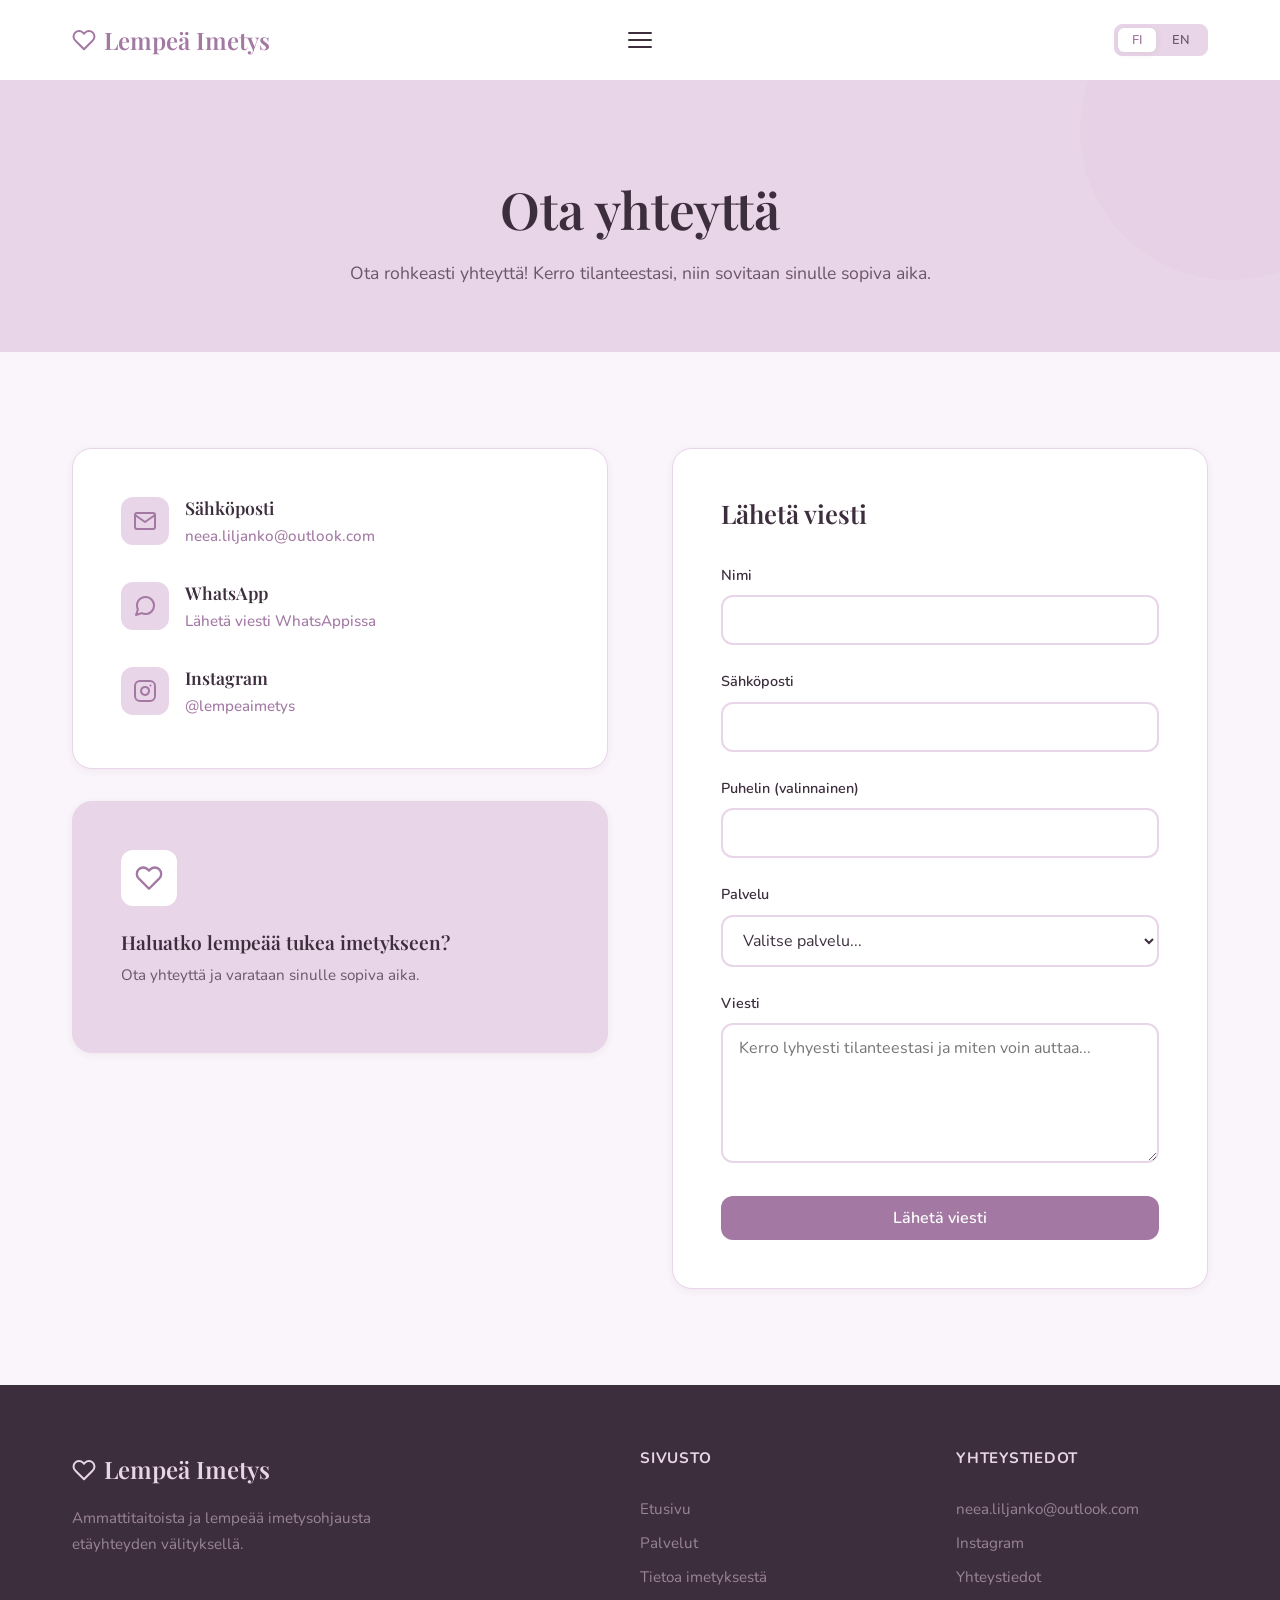
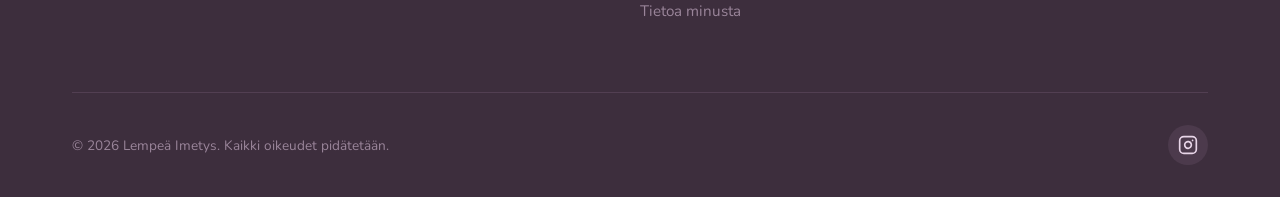
<file: yhteystiedot.html>
<!DOCTYPE html>
<html lang="fi">

<head>
    <meta charset="UTF-8">
    <meta name="viewport" content="width=device-width, initial-scale=1.0">
    <title>Yhteystiedot, Lempeä Imetys</title>
    <meta name="description"
        content="Ota yhteyttä Lempeän Imetyksen imetysohjaajaan sähköpostilla, WhatsAppilla tai lomakkeella.">
    <link rel="stylesheet" href="css/style.css">
    <link rel="icon"
        href="data:image/svg+xml,<svg xmlns='http://www.w3.org/2000/svg' viewBox='0 0 24 24' fill='%23C8A2C8' stroke='%23A378A3' stroke-width='2'><path d='M20.84 4.61a5.5 5.5 0 0 0-7.78 0L12 5.67l-1.06-1.06a5.5 5.5 0 0 0-7.78 7.78l1.06 1.06L12 21.23l7.78-7.78 1.06-1.06a5.5 5.5 0 0 0 0-7.78z'/></svg>">
</head>

<body>

    <!-- Navigation -->
    <nav class="navbar" id="navbar">
        <div class="container">
            <a href="index.html" class="nav-logo">
                <svg class="icon" viewBox="0 0 24 24" fill="var(--color-primary)" stroke="var(--color-primary-dark)"
                    stroke-width="2" stroke-linecap="round" stroke-linejoin="round">
                    <path
                        d="M20.84 4.61a5.5 5.5 0 0 0-7.78 0L12 5.67l-1.06-1.06a5.5 5.5 0 0 0-7.78 7.78l1.06 1.06L12 21.23l7.78-7.78 1.06-1.06a5.5 5.5 0 0 0 0-7.78z">
                    </path>
                </svg>
                <span>Lempeä Imetys</span>
            </a>
            <button class="nav-toggle" id="nav-toggle" aria-label="Menu">
                <span></span><span></span><span></span>
            </button>
            <div class="nav-right">
                <div class="lang-toggle">
                    <button data-lang="fi" class="active">FI</button>
                    <button data-lang="en">EN</button>
                </div>
            </div>
        </div>
        <div class="nav-links" id="nav-links">
            <a href="index.html" data-i18n="nav_home">Etusivu</a>
            <a href="palvelut.html" data-i18n="nav_services">Palvelut</a>
            <a href="tietoa-imetyksesta.html" data-i18n="nav_about_bf">Tietoa imetyksestä</a>
            <a href="tietoa-minusta.html" data-i18n="nav_about_me">Tietoa minusta</a>
            <a href="yhteystiedot.html" data-i18n="nav_contact">Yhteystiedot</a>
        </div>
    </nav>

    <!-- Page Header -->
    <section class="page-header">
        <div class="container">
            <h1 data-i18n="contact_page_title">Ota yhteyttä</h1>
            <p data-i18n="contact_page_subtitle">Ota rohkeasti yhteyttä! Kerro tilanteestasi, niin sovitaan sinulle
                sopiva aika.</p>
        </div>
    </section>

    <!-- Contact Section -->
    <section class="section">
        <div class="container">
            <div class="contact-grid">
                <!-- Contact Info -->
                <div class="fade-in-left">
                    <div class="contact-info-card" style="margin-bottom: var(--space-xl);">
                        <div class="contact-info-item">
                            <div class="contact-info-icon">
                                <svg class="icon" viewBox="0 0 24 24">
                                    <path
                                        d="M4 4h16c1.1 0 2 .9 2 2v12c0 1.1-.9 2-2 2H4c-1.1 0-2-.9-2-2V6c0-1.1.9-2 2-2z">
                                    </path>
                                    <polyline points="22,6 12,13 2,6"></polyline>
                                </svg>
                            </div>
                            <div>
                                <h4 data-i18n="contact_email_title">Sähköposti</h4>
                                <p><a href="mailto:neea.liljanko@outlook.com"
                                        data-i18n="contact_email_value">neea.liljanko@outlook.com</a></p>
                            </div>
                        </div>

                        <div class="contact-info-item">
                            <div class="contact-info-icon">
                                <svg class="icon" viewBox="0 0 24 24">
                                    <path
                                        d="M21 11.5a8.38 8.38 0 0 1-.9 3.8 8.5 8.5 0 0 1-7.6 4.7 8.38 8.38 0 0 1-3.8-.9L3 21l1.9-5.7a8.38 8.38 0 0 1-.9-3.8 8.5 8.5 0 0 1 4.7-7.6 8.38 8.38 0 0 1 3.8-.9h.5a8.48 8.48 0 0 1 8 8v.5z">
                                    </path>
                                </svg>
                            </div>
                            <div>
                                <h4 data-i18n="contact_whatsapp_title">WhatsApp</h4>
                                <p><a href="https://wa.me/358XXXXXXXXX" target="_blank" rel="noopener"
                                        data-i18n="contact_whatsapp_value">Lähetä viesti WhatsAppissa</a></p>
                            </div>
                        </div>

                        <div class="contact-info-item">
                            <div class="contact-info-icon">
                                <svg class="icon" viewBox="0 0 24 24">
                                    <rect x="2" y="2" width="20" height="20" rx="5" ry="5"></rect>
                                    <path d="M16 11.37A4 4 0 1 1 12.63 8 4 4 0 0 1 16 11.37z"></path>
                                    <line x1="17.5" y1="6.5" x2="17.51" y2="6.5"></line>
                                </svg>
                            </div>
                            <div>
                                <h4 data-i18n="contact_instagram_title">Instagram</h4>
                                <p><a href="https://www.instagram.com/lempeaimetys/" target="_blank" rel="noopener"
                                        data-i18n="contact_instagram_value">@lempeaimetys</a></p>
                            </div>
                        </div>
                    </div>

                    <!-- Extra info card -->
                    <div class="card"
                        style="background-color: var(--color-primary-light); border-color: var(--color-primary-light);">
                        <div class="card-icon" style="background-color: var(--color-surface);">
                            <svg class="icon" viewBox="0 0 24 24">
                                <path
                                    d="M20.84 4.61a5.5 5.5 0 0 0-7.78 0L12 5.67l-1.06-1.06a5.5 5.5 0 0 0-7.78 7.78l1.06 1.06L12 21.23l7.78-7.78 1.06-1.06a5.5 5.5 0 0 0 0-7.78z">
                                </path>
                            </svg>
                        </div>
                        <h3 data-i18n="cta_title" style="font-size: 1.2rem;">Haluatko lempeää tukea imetykseen?</h3>
                        <p style="font-size: 0.95rem;">
                            <span data-i18n="cta_desc">Ota yhteyttä ja varataan sinulle sopiva aika.</span>
                        </p>
                    </div>
                </div>

                <!-- Contact Form -->
                <div class="contact-form fade-in-right">
                    <h3 data-i18n="contact_form_title" style="margin-bottom: var(--space-xl);">Lähetä viesti</h3>

                    <!-- 
            FORMSPREE SETUP:
            1. Go to https://formspree.io/
            2. Create a free account
            3. Create a new form
            4. Replace YOUR_FORM_ID below with the form ID
          -->
                    <form id="contact-form" action="https://formspree.io/f/YOUR_FORM_ID" method="POST">
                        <div class="form-group">
                            <label for="name" data-i18n="form_name">Nimi</label>
                            <input type="text" id="name" name="name" required>
                        </div>

                        <div class="form-group">
                            <label for="email" data-i18n="form_email">Sähköposti</label>
                            <input type="email" id="email" name="email" required>
                        </div>

                        <div class="form-group">
                            <label for="phone" data-i18n="form_phone">Puhelin (valinnainen)</label>
                            <input type="tel" id="phone" name="phone">
                        </div>

                        <div class="form-group">
                            <label for="service" data-i18n="form_service">Palvelu</label>
                            <select id="service" name="service">
                                <option value="" data-i18n="form_service_option1">Valitse palvelu...</option>
                                <option value="etaimetysohjaus" data-i18n="form_service_option2">Etäimetysohjaus
                                    (ensikäynti)</option>
                                <option value="seurantakaynti" data-i18n="form_service_option3">Seurantakäynti</option>
                                <option value="synnytysvalmennus" data-i18n="form_service_option4">Synnytysvalmennus
                                </option>
                                <option value="muu" data-i18n="form_service_option5">Muu</option>
                            </select>
                        </div>

                        <div class="form-group">
                            <label for="message" data-i18n="form_message">Viesti</label>
                            <textarea id="message" name="message" required
                                data-i18n-placeholder="form_message_placeholder"
                                placeholder="Kerro lyhyesti tilanteestasi ja miten voin auttaa..."></textarea>
                        </div>

                        <button type="submit" class="btn btn-primary" style="width: 100%; justify-content: center;"
                            data-i18n="form_submit">
                            Lähetä viesti
                        </button>
                    </form>

                    <div class="form-submit-message" data-i18n="form_success">
                        Kiitos viestistäsi! Palaan asiaan mahdollisimman pian.
                    </div>
                </div>
            </div>
        </div>
    </section>

    <!-- Footer -->
    <footer class="footer">
        <div class="container">
            <div class="footer-grid">
                <div class="footer-brand">
                    <div class="nav-logo">
                        <svg class="icon" viewBox="0 0 24 24" fill="var(--color-primary)"
                            stroke="var(--color-primary-light)" stroke-width="2" stroke-linecap="round"
                            stroke-linejoin="round">
                            <path
                                d="M20.84 4.61a5.5 5.5 0 0 0-7.78 0L12 5.67l-1.06-1.06a5.5 5.5 0 0 0-7.78 7.78l1.06 1.06L12 21.23l7.78-7.78 1.06-1.06a5.5 5.5 0 0 0 0-7.78z">
                            </path>
                        </svg>
                        <span>Lempeä Imetys</span>
                    </div>
                    <p data-i18n="footer_desc">Ammattitaitoista ja lempeää imetysohjausta etäyhteyden välityksellä.</p>
                </div>
                <div class="footer-links">
                    <h4 data-i18n="footer_links_title">Sivusto</h4>
                    <a href="index.html" data-i18n="nav_home">Etusivu</a>
                    <a href="palvelut.html" data-i18n="nav_services">Palvelut</a>
                    <a href="tietoa-imetyksesta.html" data-i18n="nav_about_bf">Tietoa imetyksestä</a>
                    <a href="tietoa-minusta.html" data-i18n="nav_about_me">Tietoa minusta</a>
                </div>
                <div class="footer-links">
                    <h4 data-i18n="footer_contact_title">Yhteystiedot</h4>
                    <a href="mailto:neea.liljanko@outlook.com">neea.liljanko@outlook.com</a>
                    <a href="https://www.instagram.com/lempeaimetys/" target="_blank" rel="noopener">Instagram</a>
                    <a href="yhteystiedot.html" data-i18n="nav_contact">Yhteystiedot</a>
                </div>
            </div>
            <div class="footer-bottom">
                <p data-i18n="footer_copyright">© 2026 Lempeä Imetys. Kaikki oikeudet pidätetään.</p>
                <div class="social-links">
                    <a href="https://www.instagram.com/lempeaimetys/" target="_blank" rel="noopener"
                        aria-label="Instagram">
                        <svg class="icon" viewBox="0 0 24 24">
                            <rect x="2" y="2" width="20" height="20" rx="5" ry="5"></rect>
                            <path d="M16 11.37A4 4 0 1 1 12.63 8 4 4 0 0 1 16 11.37z"></path>
                            <line x1="17.5" y1="6.5" x2="17.51" y2="6.5"></line>
                        </svg>
                    </a>
                </div>
            </div>
        </div>
    </footer>

    <script src="js/translations.js"></script>
    <script src="js/main.js"></script>
</body>

</html>
</file>
<file: css/style.css>
/* ============================================
   LEMPEÄ IMETYS — Design System & Styles
   ============================================ */

/* --- Google Fonts --- */
@import url('https://fonts.googleapis.com/css2?family=Playfair+Display:ital,wght@0,400;0,500;0,600;0,700;1,400;1,500&family=Nunito:wght@300;400;500;600;700&display=swap');

/* --- CSS Custom Properties --- */
:root {
  /* Colors */
  --color-primary: #C8A2C8;
  --color-primary-dark: #A378A3;
  --color-primary-light: #E8D5E8;
  --color-secondary: #F5E6D3;
  --color-accent: #D4A5A5;
  --color-bg: #FAF5FA;
  --color-surface: #FFFFFF;
  --color-text: #3D2E3D;
  --color-text-secondary: #6B566B;
  --color-text-light: #9A859A;
  --color-border: #E8D5E8;

  /* Typography */
  --font-heading: 'Playfair Display', Georgia, serif;
  --font-body: 'Nunito', 'Segoe UI', sans-serif;

  /* Spacing */
  --space-xs: 0.25rem;
  --space-sm: 0.5rem;
  --space-md: 1rem;
  --space-lg: 1.5rem;
  --space-xl: 2rem;
  --space-2xl: 3rem;
  --space-3xl: 4rem;
  --space-4xl: 6rem;

  /* Layout */
  --max-width: 1200px;
  --nav-height: 80px;

  /* Borders */
  --radius-sm: 8px;
  --radius-md: 12px;
  --radius-lg: 20px;
  --radius-xl: 28px;
  --radius-full: 50%;

  /* Shadows */
  --shadow-sm: 0 2px 8px rgba(61, 46, 61, 0.06);
  --shadow-md: 0 4px 16px rgba(61, 46, 61, 0.08);
  --shadow-lg: 0 8px 32px rgba(61, 46, 61, 0.10);
  --shadow-xl: 0 12px 48px rgba(61, 46, 61, 0.12);

  /* Transitions */
  --transition-fast: 0.2s ease;
  --transition-base: 0.3s ease;
  --transition-slow: 0.5s ease;
}

/* --- Reset & Base --- */
*,
*::before,
*::after {
  margin: 0;
  padding: 0;
  box-sizing: border-box;
}

html {
  scroll-behavior: smooth;
  font-size: 16px;
}

body {
  font-family: var(--font-body);
  color: var(--color-text);
  background-color: var(--color-bg);
  line-height: 1.7;
  -webkit-font-smoothing: antialiased;
  -moz-osx-font-smoothing: grayscale;
}

img {
  max-width: 100%;
  height: auto;
  display: block;
}

a {
  color: var(--color-primary-dark);
  text-decoration: none;
  transition: color var(--transition-fast);
}

a:hover {
  color: var(--color-text);
}

ul,
ol {
  list-style: none;
}

/* --- Typography --- */
h1,
h2,
h3,
h4 {
  font-family: var(--font-heading);
  font-weight: 600;
  line-height: 1.3;
  color: var(--color-text);
}

h1 {
  font-size: clamp(2rem, 5vw, 3.2rem);
}

h2 {
  font-size: clamp(1.6rem, 3.5vw, 2.4rem);
}

h3 {
  font-size: clamp(1.2rem, 2.5vw, 1.6rem);
}

h4 {
  font-size: 1.1rem;
}

p {
  margin-bottom: var(--space-md);
  color: var(--color-text-secondary);
}

/* --- Layout Utilities --- */
.container {
  width: 100%;
  max-width: var(--max-width);
  margin: 0 auto;
  padding: 0 var(--space-xl);
}

.section {
  padding: var(--space-4xl) 0;
}

.section-header {
  text-align: center;
  margin-bottom: var(--space-3xl);
}

.section-header h2 {
  margin-bottom: var(--space-md);
}

.section-header p {
  max-width: 600px;
  margin: 0 auto;
  font-size: 1.1rem;
}

.section-divider {
  width: 60px;
  height: 3px;
  background-color: var(--color-primary);
  margin: var(--space-lg) auto;
  border-radius: 2px;
}

/* --- Navigation --- */
.navbar {
  position: sticky;
  top: 0;
  background-color: rgba(255, 255, 255, 0.95);
  backdrop-filter: blur(10px);
  -webkit-backdrop-filter: blur(10px);
  z-index: 1000;
  transition: box-shadow var(--transition-base);
}

.navbar.scrolled {
  box-shadow: var(--shadow-md);
}

.navbar .container {
  display: flex;
  align-items: center;
  justify-content: space-between;
  height: var(--nav-height);
}

.nav-logo {
  font-family: var(--font-heading);
  font-size: 1.5rem;
  font-weight: 600;
  color: var(--color-primary-dark);
  display: flex;
  align-items: center;
  gap: var(--space-sm);
  flex: 1;
}

.nav-logo .logo-icon {
  font-size: 1.4rem;
}

.nav-links {
  display: none;
  flex-direction: column;
  align-items: center;
  padding: var(--space-lg) var(--space-xl);
  gap: var(--space-sm);
  background-color: var(--color-surface);
}

.nav-links.active {
  display: flex;
}

.nav-links a {
  font-weight: 500;
  font-size: 1rem;
  color: var(--color-text-secondary);
  padding: var(--space-sm) 0;
  transition: color var(--transition-fast);
}

.nav-links a:hover,
.nav-links a.active {
  color: var(--color-primary-dark);
}

/* Language Toggle */
.lang-toggle {
  display: flex;
  align-items: center;
  background-color: var(--color-primary-light);
  border-radius: var(--radius-sm);
  padding: 3px;
  gap: 2px;
  margin-left: 0;
  border: 1px solid var(--color-border);
}

.lang-toggle button {
  border: none;
  background: transparent;
  font-family: var(--font-body);
  font-size: 0.8rem;
  font-weight: 600;
  padding: 6px 14px;
  border-radius: 6px;
  cursor: pointer;
  color: var(--color-text-secondary);
  transition: all var(--transition-fast);
  line-height: 1;
}

.lang-toggle button.active {
  background-color: var(--color-surface);
  color: var(--color-primary-dark);
  box-shadow: var(--shadow-sm);
}

/* Nav Right (toggle + lang) */
.nav-right {
  display: flex;
  align-items: center;
  gap: var(--space-md);
  flex: 1;
  justify-content: flex-end;
}

/* Menu Toggle — centered between logo and lang */
.nav-toggle {
  display: flex;
  flex-direction: column;
  gap: 5px;
  background: none;
  border: none;
  cursor: pointer;
  padding: var(--space-sm);
}

.nav-toggle span {
  display: block;
  width: 24px;
  height: 2px;
  background-color: var(--color-text);
  border-radius: 2px;
  transition: all var(--transition-base);
}

.nav-toggle.active span:nth-child(1) {
  transform: rotate(45deg) translate(5px, 5px);
}

.nav-toggle.active span:nth-child(2) {
  opacity: 0;
}

.nav-toggle.active span:nth-child(3) {
  transform: rotate(-45deg) translate(5px, -5px);
}

/* --- Hero Section --- */
.hero {
  min-height: 100vh;
  display: flex;
  align-items: center;
  padding-top: 0;
  background-color: var(--color-bg);
  position: relative;
  overflow: hidden;
}

.hero::before {
  content: '';
  position: absolute;
  top: -50%;
  right: -20%;
  width: 600px;
  height: 600px;
  background-color: var(--color-primary-light);
  border-radius: var(--radius-full);
  opacity: 0.3;
  z-index: 0;
}

.hero::after {
  content: '';
  position: absolute;
  bottom: -30%;
  left: -10%;
  width: 400px;
  height: 400px;
  background-color: var(--color-secondary);
  border-radius: var(--radius-full);
  opacity: 0.3;
  z-index: 0;
}

.hero .container {
  position: relative;
  z-index: 1;
  display: grid;
  grid-template-columns: 1fr 1fr;
  gap: var(--space-3xl);
  align-items: center;
}

.hero-content {
  max-width: 560px;
}

.hero-badge {
  display: inline-flex;
  align-items: center;
  gap: var(--space-sm);
  background-color: var(--color-primary-light);
  color: var(--color-primary-dark);
  padding: 8px 18px;
  border-radius: var(--radius-sm);
  font-size: 0.85rem;
  font-weight: 600;
  margin-bottom: var(--space-lg);
  letter-spacing: 0.02em;
}

.hero h1 {
  margin-bottom: var(--space-lg);
  font-weight: 700;
}

.hero h1 .highlight {
  color: var(--color-primary-dark);
  font-style: italic;
}

.hero-description {
  font-size: 1.15rem;
  line-height: 1.8;
  margin-bottom: var(--space-2xl);
}

.hero-image {
  display: flex;
  justify-content: center;
  align-items: center;
}

.hero-image-wrapper {
  position: relative;
  width: 100%;
  max-width: 480px;
  aspect-ratio: 4/5;
  border-radius: var(--radius-xl);
  overflow: hidden;
  box-shadow: var(--shadow-xl);
}

.hero-image-wrapper img {
  width: 100%;
  height: 100%;
  object-fit: cover;
}

.hero-image-decoration {
  position: absolute;
  top: -20px;
  right: -20px;
  width: 120px;
  height: 120px;
  background-color: var(--color-primary-light);
  border-radius: var(--radius-full);
  z-index: -1;
}

/* --- Buttons --- */
.btn {
  display: inline-flex;
  align-items: center;
  gap: var(--space-sm);
  padding: 14px 32px;
  border-radius: var(--radius-md);
  font-family: var(--font-body);
  font-size: 1rem;
  font-weight: 600;
  border: none;
  cursor: pointer;
  transition: all var(--transition-base);
  text-decoration: none;
  line-height: 1;
}

.btn-primary {
  background-color: var(--color-primary-dark);
  color: var(--color-surface);
}

.btn-primary:hover {
  background-color: var(--color-text);
  color: var(--color-surface);
  transform: translateY(-2px);
  box-shadow: var(--shadow-lg);
}

.btn-secondary {
  background-color: transparent;
  color: var(--color-primary-dark);
  border: 2px solid var(--color-primary);
}

.btn-secondary:hover {
  background-color: var(--color-primary-light);
  color: var(--color-primary-dark);
  transform: translateY(-2px);
}

.btn-icon {
  font-size: 1.1rem;
}

.hero-buttons {
  display: flex;
  gap: var(--space-md);
  flex-wrap: wrap;
}

/* --- Cards --- */
.card {
  background-color: var(--color-surface);
  border-radius: var(--radius-lg);
  padding: var(--space-2xl);
  box-shadow: var(--shadow-sm);
  transition: all var(--transition-base);
  border: 1px solid var(--color-border);
}

.card:hover {
  transform: translateY(-4px);
  box-shadow: var(--shadow-lg);
}

.card-icon {
  width: 56px;
  height: 56px;
  background-color: var(--color-primary-light);
  border-radius: var(--radius-md);
  display: flex;
  align-items: center;
  justify-content: center;
  font-size: 1.5rem;
  margin-bottom: var(--space-lg);
}

.card h3 {
  margin-bottom: var(--space-sm);
}

.card p {
  font-size: 0.95rem;
}

.cards-grid {
  display: grid;
  grid-template-columns: repeat(auto-fit, minmax(300px, 1fr));
  gap: var(--space-xl);
}

/* --- Services Cards (specific) --- */
.service-card {
  position: relative;
  overflow: hidden;
}

.service-card .card-tag {
  display: inline-block;
  background-color: var(--color-secondary);
  color: var(--color-primary-dark);
  padding: 4px 12px;
  border-radius: var(--radius-sm);
  font-size: 0.8rem;
  font-weight: 600;
  margin-bottom: var(--space-md);
}

.service-card .card-tag.coming-soon {
  background-color: var(--color-accent);
  color: var(--color-surface);
}

.service-price {
  font-family: var(--font-heading);
  font-size: 1.8rem;
  font-weight: 700;
  color: var(--color-primary-dark);
  margin-top: var(--space-lg);
}

.service-price .price-detail {
  display: block;
  font-family: var(--font-body);
  font-size: 0.85rem;
  font-weight: 400;
  color: var(--color-text-secondary);
  margin-top: var(--space-xs);
}

.service-features {
  margin-top: var(--space-lg);
  display: flex;
  flex-direction: column;
  gap: var(--space-sm);
}

.service-features li {
  display: flex;
  align-items: flex-start;
  gap: var(--space-sm);
  font-size: 0.95rem;
  color: var(--color-text-secondary);
}

.service-features li::before {
  content: '✓';
  color: var(--color-primary-dark);
  font-weight: 700;
  flex-shrink: 0;
}

/* --- About / Info Section --- */
.about-grid {
  display: grid;
  grid-template-columns: 1fr 1fr;
  gap: var(--space-3xl);
  align-items: center;
}

.about-image-wrapper {
  border-radius: var(--radius-xl);
  overflow: hidden;
  box-shadow: var(--shadow-lg);
  aspect-ratio: 3/4;
}

.about-image-wrapper img {
  width: 100%;
  height: 100%;
  object-fit: cover;
}

.about-content h2 {
  margin-bottom: var(--space-lg);
}

.about-content p {
  font-size: 1.05rem;
}

.credentials-list {
  display: flex;
  flex-wrap: wrap;
  gap: var(--space-sm);
  margin-top: var(--space-lg);
  margin-bottom: var(--space-xl);
}

.credential-badge {
  display: inline-flex;
  align-items: center;
  gap: var(--space-xs);
  background-color: var(--color-primary-light);
  color: var(--color-primary-dark);
  padding: 8px 16px;
  border-radius: var(--radius-sm);
  font-size: 0.85rem;
  font-weight: 600;
}

/* --- CTA Section --- */
.cta-section {
  background-color: var(--color-primary-light);
  text-align: center;
  position: relative;
  overflow: hidden;
}

.cta-section h2 {
  margin-bottom: var(--space-md);
}

.cta-section p {
  max-width: 500px;
  margin: 0 auto var(--space-2xl);
  font-size: 1.1rem;
}

/* --- FAQ Section --- */
.faq-item {
  background-color: var(--color-surface);
  border: 1px solid var(--color-border);
  border-radius: var(--radius-md);
  margin-bottom: var(--space-md);
  overflow: hidden;
}

.faq-question {
  width: 100%;
  display: flex;
  align-items: center;
  justify-content: space-between;
  padding: var(--space-lg) var(--space-xl);
  background: none;
  border: none;
  cursor: pointer;
  font-family: var(--font-body);
  font-size: 1rem;
  font-weight: 600;
  color: var(--color-text);
  text-align: left;
  transition: background-color var(--transition-fast);
}

.faq-question:hover {
  background-color: var(--color-bg);
}

.faq-question .faq-icon {
  font-size: 1.3rem;
  color: var(--color-primary-dark);
  transition: transform var(--transition-base);
  flex-shrink: 0;
  margin-left: var(--space-md);
}

.faq-item.active .faq-question .faq-icon {
  transform: rotate(45deg);
}

.faq-answer {
  max-height: 0;
  overflow: hidden;
  transition: max-height var(--transition-slow);
}

.faq-answer-inner {
  padding: 0 var(--space-xl) var(--space-lg);
  color: var(--color-text-secondary);
  line-height: 1.8;
}

/* --- Contact Form --- */
.contact-grid {
  display: grid;
  grid-template-columns: 1fr 1fr;
  gap: var(--space-3xl);
  align-items: start;
}

.contact-info-card {
  background-color: var(--color-surface);
  border-radius: var(--radius-lg);
  padding: var(--space-2xl);
  box-shadow: var(--shadow-sm);
  border: 1px solid var(--color-border);
}

.contact-info-item {
  display: flex;
  align-items: flex-start;
  gap: var(--space-md);
  margin-bottom: var(--space-xl);
}

.contact-info-item:last-child {
  margin-bottom: 0;
}

.contact-info-icon {
  width: 48px;
  height: 48px;
  background-color: var(--color-primary-light);
  border-radius: var(--radius-md);
  display: flex;
  align-items: center;
  justify-content: center;
  font-size: 1.3rem;
  flex-shrink: 0;
}

.contact-info-item h4 {
  margin-bottom: var(--space-xs);
}

.contact-info-item p {
  font-size: 0.95rem;
  margin-bottom: 0;
}

.contact-info-item a {
  color: var(--color-primary-dark);
  font-weight: 500;
}

.contact-form {
  background-color: var(--color-surface);
  border-radius: var(--radius-lg);
  padding: var(--space-2xl);
  box-shadow: var(--shadow-sm);
  border: 1px solid var(--color-border);
}

.form-group {
  margin-bottom: var(--space-lg);
}

.form-group label {
  display: block;
  font-weight: 600;
  font-size: 0.9rem;
  margin-bottom: var(--space-sm);
  color: var(--color-text);
}

.form-group input,
.form-group textarea,
.form-group select {
  width: 100%;
  padding: 12px 16px;
  border: 2px solid var(--color-border);
  border-radius: var(--radius-md);
  font-family: var(--font-body);
  font-size: 1rem;
  color: var(--color-text);
  background-color: var(--color-surface);
  transition: border-color var(--transition-fast);
  outline: none;
}

.form-group input:focus,
.form-group textarea:focus,
.form-group select:focus {
  border-color: var(--color-primary);
}

.form-group textarea {
  min-height: 140px;
  resize: vertical;
}

.form-submit-message {
  display: none;
  text-align: center;
  padding: var(--space-xl);
  background-color: var(--color-primary-light);
  border-radius: var(--radius-md);
  color: var(--color-primary-dark);
  font-weight: 600;
}

.form-submit-message.visible {
  display: block;
}

/* --- Footer --- */
.footer {
  background-color: var(--color-text);
  color: var(--color-primary-light);
  padding: var(--space-3xl) 0 var(--space-xl);
}

.footer-grid {
  display: grid;
  grid-template-columns: 2fr 1fr 1fr;
  gap: var(--space-3xl);
  margin-bottom: var(--space-3xl);
}

.footer-brand .nav-logo {
  color: var(--color-primary-light);
  margin-bottom: var(--space-md);
}

.footer-brand p {
  color: var(--color-text-light);
  font-size: 0.95rem;
  max-width: 300px;
}

.footer-links h4 {
  color: var(--color-primary-light);
  margin-bottom: var(--space-lg);
  font-family: var(--font-body);
  font-weight: 700;
  font-size: 0.95rem;
  text-transform: uppercase;
  letter-spacing: 0.05em;
}

.footer-links a {
  display: block;
  color: var(--color-text-light);
  padding: var(--space-xs) 0;
  font-size: 0.95rem;
  transition: color var(--transition-fast);
}

.footer-links a:hover {
  color: var(--color-primary-light);
}

.footer-bottom {
  border-top: 1px solid rgba(200, 162, 200, 0.15);
  padding-top: var(--space-xl);
  display: flex;
  justify-content: space-between;
  align-items: center;
}

.footer-bottom p {
  font-size: 0.85rem;
  color: var(--color-text-light);
  margin: 0;
}

.social-links {
  display: flex;
  gap: var(--space-md);
}

.social-links a {
  width: 40px;
  height: 40px;
  background-color: rgba(200, 162, 200, 0.1);
  border-radius: var(--radius-full);
  display: flex;
  align-items: center;
  justify-content: center;
  color: var(--color-primary-light);
  font-size: 1.1rem;
  transition: all var(--transition-fast);
}

.social-links a:hover {
  background-color: var(--color-primary-dark);
  color: var(--color-surface);
}

/* --- Page Header (for inner pages) --- */
.page-header {
  padding-top: var(--space-4xl);
  padding-bottom: var(--space-3xl);
  background-color: var(--color-primary-light);
  text-align: center;
  position: relative;
  overflow: hidden;
}

.page-header::before {
  content: '';
  position: absolute;
  top: -100px;
  right: -100px;
  width: 300px;
  height: 300px;
  background-color: var(--color-primary);
  border-radius: var(--radius-full);
  opacity: 0.08;
}

.page-header h1 {
  position: relative;
  z-index: 1;
}

.page-header p {
  position: relative;
  z-index: 1;
  max-width: 600px;
  margin: var(--space-md) auto 0;
  font-size: 1.1rem;
}

/* --- Info Blocks --- */
.info-block {
  display: grid;
  grid-template-columns: 1fr 1fr;
  gap: var(--space-3xl);
  align-items: center;
  margin-bottom: var(--space-4xl);
}

.info-block:nth-child(even) {
  direction: rtl;
}

.info-block:nth-child(even)>* {
  direction: ltr;
}

.info-block-content h3 {
  margin-bottom: var(--space-md);
}

.info-block-content ul {
  margin-top: var(--space-md);
}

.info-block-content li {
  display: flex;
  align-items: flex-start;
  gap: var(--space-sm);
  margin-bottom: var(--space-sm);
  color: var(--color-text-secondary);
}

.info-block-content li::before {
  content: '♡';
  color: var(--color-accent);
  flex-shrink: 0;
  font-size: 0.9rem;
  margin-top: 2px;
}

.info-block-image {
  border-radius: var(--radius-xl);
  overflow: hidden;
  box-shadow: var(--shadow-md);
  aspect-ratio: 4/3;
}

.info-block-image img {
  width: 100%;
  height: 100%;
  object-fit: cover;
}

/* --- Animations --- */
.fade-in {
  opacity: 0;
  transform: translateY(24px);
  transition: opacity 0.6s ease, transform 0.6s ease;
}

.fade-in.visible {
  opacity: 1;
  transform: translateY(0);
}

.fade-in-left {
  opacity: 0;
  transform: translateX(-24px);
  transition: opacity 0.6s ease, transform 0.6s ease;
}

.fade-in-left.visible {
  opacity: 1;
  transform: translateX(0);
}

.fade-in-right {
  opacity: 0;
  transform: translateX(24px);
  transition: opacity 0.6s ease, transform 0.6s ease;
}

.fade-in-right.visible {
  opacity: 1;
  transform: translateX(0);
}

/* Staggered delay for grid items */
.cards-grid .card:nth-child(1) {
  transition-delay: 0s;
}

.cards-grid .card:nth-child(2) {
  transition-delay: 0.1s;
}

.cards-grid .card:nth-child(3) {
  transition-delay: 0.2s;
}

/* --- Responsive Design --- */
@media (max-width: 1024px) {
  .hero .container {
    grid-template-columns: 1fr;
    text-align: center;
  }

  .hero-content {
    max-width: 100%;
  }

  .hero-buttons {
    justify-content: center;
  }

  .hero-image {
    order: -1;
  }

  .hero-image-wrapper {
    max-width: 360px;
    margin: 0 auto;
  }

  .about-grid,
  .contact-grid,
  .info-block {
    grid-template-columns: 1fr;
  }

  .info-block:nth-child(even) {
    direction: ltr;
  }

  .footer-grid {
    grid-template-columns: 1fr 1fr;
  }
}

@media (max-width: 768px) {
  :root {
    --nav-height: 64px;
    --space-4xl: 4rem;
  }

  .hero {
    min-height: auto;
    padding-top: var(--space-2xl);
    padding-bottom: var(--space-2xl);
  }

  .hero-image-wrapper {
    max-width: 280px;
  }

  .cards-grid {
    grid-template-columns: 1fr;
  }

  .footer-grid {
    grid-template-columns: 1fr;
    gap: var(--space-xl);
  }

  .footer-bottom {
    flex-direction: column;
    gap: var(--space-md);
    text-align: center;
  }

  .about-image-wrapper {
    max-height: 400px;
  }

  .nav-logo {
    font-size: 1.2rem;
  }

  .nav-logo .icon {
    width: 20px;
    height: 20px;
  }

  h1 {
    font-size: 2.2rem;
  }

  h2 {
    font-size: 1.6rem;
  }

  .hero-description {
    font-size: 1rem;
  }

  .page-header {
    padding-top: var(--space-2xl);
    padding-bottom: var(--space-2xl);
  }

  .page-header p {
    font-size: 0.95rem;
  }

  .nav-links {
    background-color: rgba(255, 255, 255, 1);
  }
}

/* Small phones (iPhone SE, etc.) */
@media (max-width: 480px) {
  .hero-image-wrapper {
    max-width: 220px;
  }

  .hero-buttons {
    flex-direction: column;
    width: 100%;
  }

  .hero-buttons .btn {
    width: 100%;
    text-align: center;
  }

  .credential-badge {
    font-size: 0.8rem;
    padding: 6px 12px;
  }

  .service-price {
    font-size: 1.6rem;
  }
}

/* --- Lucide Icons --- */
.icon {
  width: 20px;
  height: 20px;
  stroke: currentColor;
  stroke-width: 2;
  stroke-linecap: round;
  stroke-linejoin: round;
  fill: none;
  flex-shrink: 0;
}

.icon-sm {
  width: 16px;
  height: 16px;
}

.icon-lg {
  width: 24px;
  height: 24px;
}

.icon-xl {
  width: 28px;
  height: 28px;
}

.card-icon .icon {
  width: 28px;
  height: 28px;
  stroke: var(--color-primary-dark);
}

.contact-info-icon .icon {
  width: 24px;
  height: 24px;
  stroke: var(--color-primary-dark);
}

.nav-logo .icon {
  width: 24px;
  height: 24px;
  stroke: currentColor;
}

.credential-badge .icon {
  width: 16px;
  height: 16px;
}
</file>
